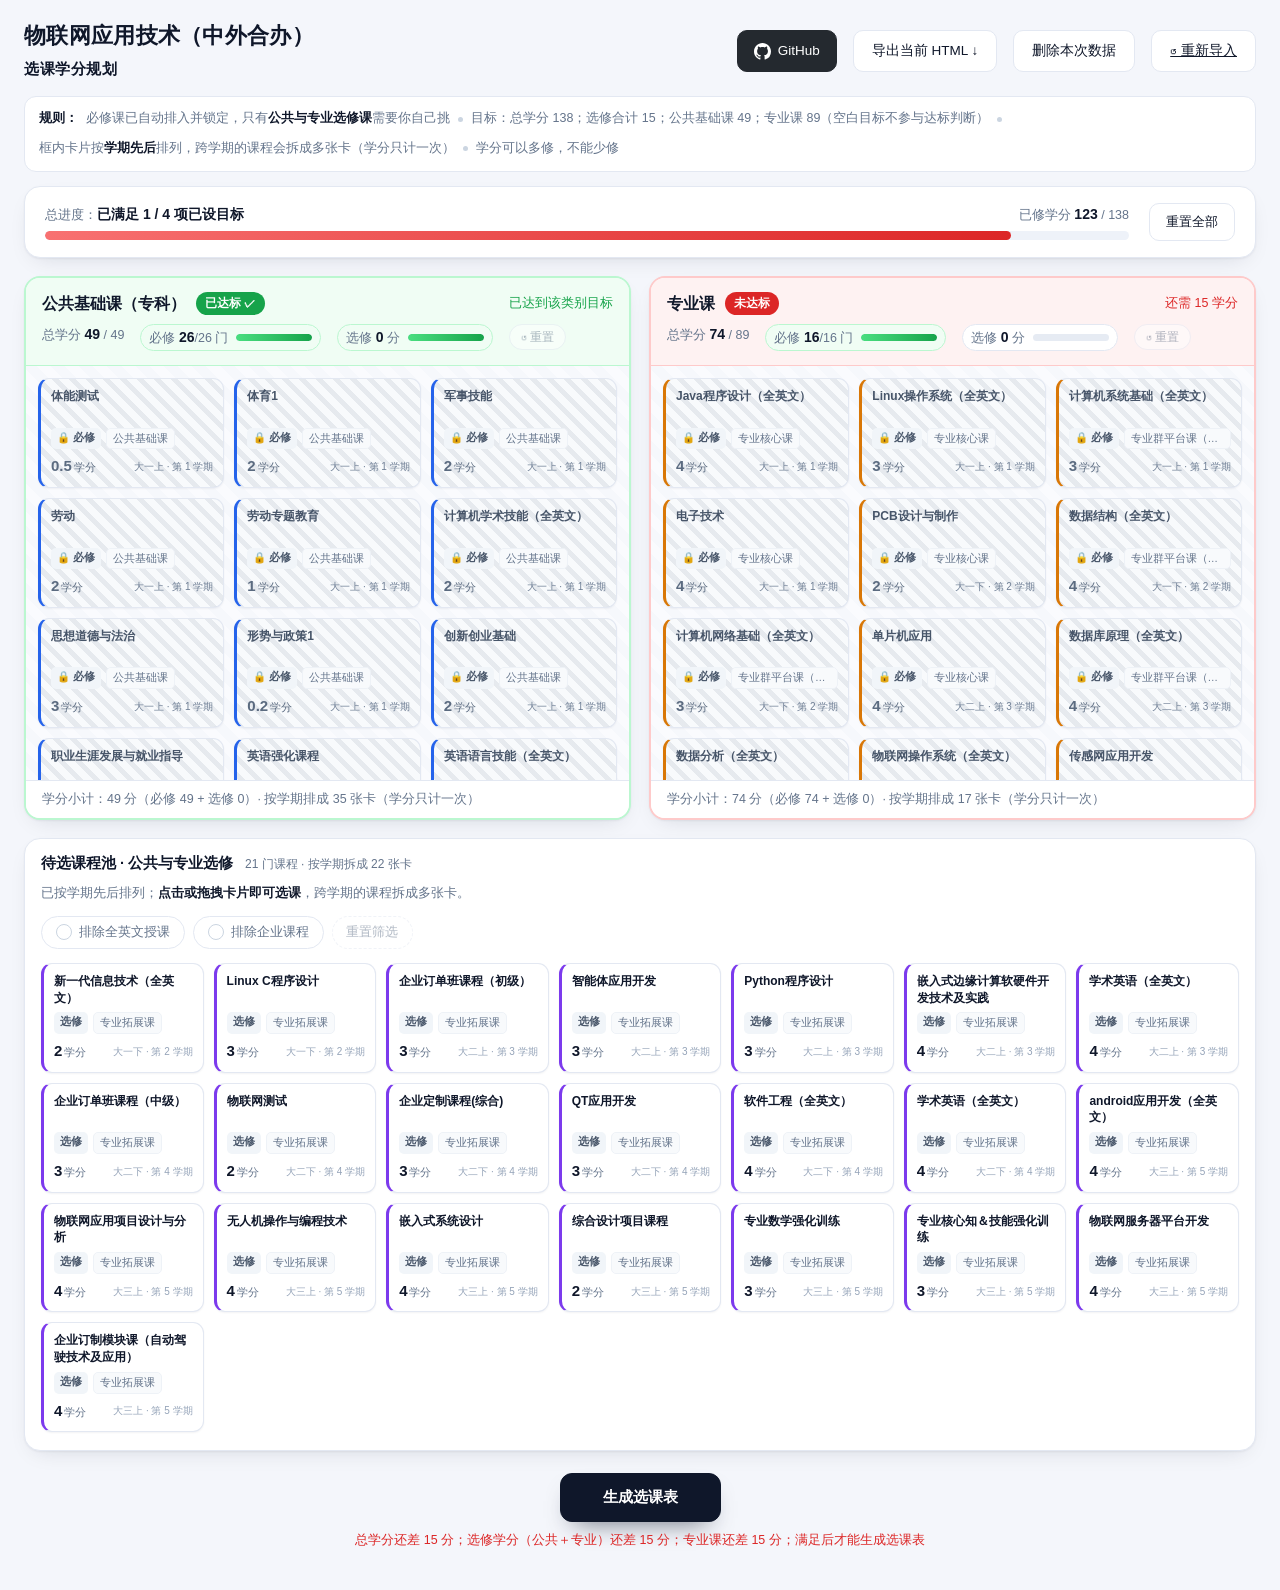
<file: index.html>
<!DOCTYPE html>
<html lang="zh-CN">
<head>
<meta charset="UTF-8">
<meta name="viewport" content="width=device-width, initial-scale=1">
<title>物联网应用技术（中外合办）· 选课学分规划</title>
<style>
  :root{
    --bg:#f4f6fb;
    --panel:#ffffff;
    --line:#e3e8f2;
    --text:#0f172a;
    --muted:#64748b;
    --faint:#94a3b8;
    --bad:#dc2626;
    --bad-soft:#fef2f2;
    --bad-line:#fecaca;
    --ok:#16a34a;
    --ok-soft:#f0fdf4;
    --ok-line:#bbf7d0;
    --public:#2563eb;
    --public-soft:#eff6ff;
    --pub-elec:#0d9488;
    --pub-elec-soft:#f0fdfa;
    --req:#d97706;
    --req-soft:#fffbeb;
    --elec:#7c3aed;
    --elec-soft:#f5f3ff;
    --shadow:0 1px 2px rgba(15,23,42,.05), 0 8px 24px -12px rgba(15,23,42,.18);
  }
  *{box-sizing:border-box;}
  html,body{margin:0;padding:0;}
  body{
    background:var(--bg);
    color:var(--text);
    font-family:-apple-system,BlinkMacSystemFont,"PingFang SC","Hiragino Sans GB","Microsoft YaHei","Segoe UI",sans-serif;
    font-size:14px;
    line-height:1.5;
    padding:22px 24px 40px;
    -webkit-font-smoothing:antialiased;
  }
  .wrap{max-width:1400px;margin:0 auto;}

  /* ---------- 顶部专业标题 ---------- */
  .page-head{
    display:flex;align-items:center;gap:16px;flex-wrap:wrap;margin-bottom:16px;
  }
  .page-head-text{flex:1 1 320px;min-width:0;}
  .page-title{margin:0;font-size:22px;font-weight:700;letter-spacing:.3px;line-height:1.3;}
  .page-sub{margin:7px 0 0;font-size:15px;font-weight:700;color:var(--text);letter-spacing:.5px;}
  .detail-btn{
    flex:0 0 auto;
    border:1px solid var(--line);background:#fff;color:var(--text);
    font-family:inherit;font-size:13.5px;font-weight:500;line-height:1.45;
    padding:10px 18px;border-radius:10px;cursor:pointer;transition:.16s;
    display:inline-flex;align-items:center;gap:6px;white-space:nowrap;
    -webkit-tap-highlight-color:transparent;
  }
  .detail-btn:hover{background:#f8fafc;border-color:#cbd5e1;}
  .detail-btn:active{transform:scale(.97);}
  /* GitHub 按钮：以 GitHub logo 为主视觉，深色实心（GitHub 官方色 #24292f） */
  .gh-btn{
    flex:0 0 auto;text-decoration:none;
    display:inline-flex;align-items:center;gap:7px;
    background:#24292f;border:1px solid #24292f;color:#fff;
    font-size:13.5px;font-weight:500;line-height:1.45;     /* 与「重新导入」按钮统一行高，保证两按钮等高 */
    padding:10px 16px;border-radius:10px;cursor:pointer;transition:.16s;white-space:nowrap;
    -webkit-tap-highlight-color:transparent;
  }
  .gh-btn:hover{background:#3a424b;border-color:#3a424b;}
  .gh-btn:active{transform:scale(.97);}
  .gh-btn .gh-logo{display:block;flex:0 0 auto;}

  /* ---------- 顶部 ---------- */
  .topbar{
    background:var(--panel);border:1px solid var(--line);border-radius:16px;
    padding:16px 20px;box-shadow:var(--shadow);
    display:flex;align-items:center;gap:20px;flex-wrap:wrap;
  }
  .progress-area{flex:1;min-width:280px;}
  .progress-head{display:flex;justify-content:space-between;align-items:baseline;font-size:12.5px;color:var(--muted);margin-bottom:6px;}
  .progress-head b{font-size:14px;color:var(--text);}
  .bar{height:9px;border-radius:99px;background:#eef2f9;overflow:hidden;}
  /* 总进度条：学分不够 = 红，学分够了 = 绿 */
  .bar > i{display:block;height:100%;width:0;border-radius:99px;background:linear-gradient(90deg,#f87171,#dc2626);transition:width .35s ease, background .3s;}
  .bar.allok > i{background:linear-gradient(90deg,#4ade80,#16a34a);}
  .reset{
    border:1px solid var(--line);background:#fff;color:var(--text);
    padding:9px 16px;border-radius:10px;font-size:13px;cursor:pointer;font-family:inherit;
    transition:.18s;white-space:nowrap;
  }
  .reset:hover{background:#f8fafc;border-color:#cbd5e1;}
  .reset:active{transform:scale(.97);}

  .rules{
    margin:0 0 14px;color:var(--muted);font-size:12.5px;line-height:1.75;
    display:flex;gap:8px;align-items:center;flex-wrap:wrap;
    padding:11px 14px;background:#fff;border:1px solid var(--line);border-radius:12px;
  }
  .rules > span:first-child{color:var(--text);font-weight:600;}
  .rules b{color:var(--text);}
  .rules .dot{width:5px;height:5px;border-radius:99px;background:#cbd5e1;}

  /* ---------- 类别框 ---------- */
  .zones{display:grid;grid-template-columns:1fr 1fr;gap:18px;margin-top:18px;}
  @media (max-width:980px){.zones{grid-template-columns:1fr;}}

  .zone{
    background:var(--panel);border:2px solid var(--bad-line);border-radius:16px;
    display:flex;flex-direction:column;overflow:hidden;
    transition:border-color .25s, box-shadow .25s;
    box-shadow:var(--shadow);
  }
  .zone.ok{border-color:var(--ok-line);}
  .zone.over{border-color:#93c5fd;box-shadow:0 0 0 4px #dbeafe;}
  .zone.deny{animation:shake .38s;}
  @keyframes shake{
    0%,100%{transform:translateX(0);}
    20%{transform:translateX(-6px);}
    45%{transform:translateX(5px);}
    70%{transform:translateX(-3px);}
  }
  .zone-head{padding:14px 16px;background:var(--bad-soft);border-bottom:1px solid var(--bad-line);transition:.25s;}
  .zone.ok .zone-head{background:var(--ok-soft);border-bottom-color:var(--ok-line);}
  .zh-row1{display:flex;align-items:center;gap:10px;flex-wrap:wrap;}
  .zh-title{font-size:15.5px;font-weight:600;display:flex;align-items:baseline;gap:6px;}
  .zh-title small{font-weight:400;color:var(--muted);font-size:12.5px;}
  .badge{
    font-size:11.5px;padding:3px 9px;border-radius:99px;font-weight:600;
    background:var(--bad);color:#fff;white-space:nowrap;
  }
  .zone.ok .badge{background:var(--ok);}
  .zh-msg{margin-left:auto;font-size:12.5px;color:var(--bad);font-weight:500;text-align:right;}
  .zone.ok .zh-msg{color:var(--ok);}
  .zh-stats{display:flex;gap:16px;flex-wrap:wrap;margin-top:9px;font-size:12.5px;color:var(--muted);}
  .zh-stats b{color:var(--text);font-size:14px;}
  .mini{display:flex;align-items:center;gap:8px;padding:2px 8px;border-radius:99px;background:#fff;border:1px solid var(--line);}
  .mini .bar{width:76px;height:7px;background:#e6ebf3;}
  /* 小进度条跟总进度条用同一套语言：没达标＝红，达标＝绿 */
  .mini .bar > i{background:linear-gradient(90deg,#f87171,#dc2626);}
  .mini.done{border-color:var(--ok-line);background:var(--ok-soft);}
  .mini.done .bar > i{background:linear-gradient(90deg,#4ade80,#16a34a);}
  /* 选修进度条后面的「重置」按钮（清空已选选修课） */
  .mini-btn{
    display:inline-flex;align-items:center;gap:4px;
    border:1px solid var(--line);background:#fff;color:var(--muted);
    font-family:inherit;font-size:12px;line-height:1;
    padding:0 11px;height:26px;border-radius:99px;white-space:nowrap;
    cursor:pointer;transition:.15s;-webkit-tap-highlight-color:transparent;
  }
  .mini-btn:hover{border-color:#cbd5e1;color:var(--text);background:#f8fafc;}
  .mini-btn:active{transform:scale(.95);}
  .mini-btn.empty{opacity:.5;}

  .zone-body{
    padding:12px;min-height:190px;max-height:46vh;overflow-y:auto;
    background:
      repeating-linear-gradient(45deg,#fafbfe 0 10px,#f6f8fc 10px 20px);
    display:grid;grid-template-columns:repeat(auto-fill,minmax(160px,1fr));
    /* 关键：显式声明行为 max-content。否则本容器是"有确定高度的滚动容器"时，
       Blink 会按 min-content 算行高（=卡片 min-height 96px），
       内容更高的卡片就会把底部学分挤出卡片外。 */
    grid-auto-rows:max-content;
    gap:10px;align-content:start;flex:1;
  }
  .zone-body::-webkit-scrollbar{width:8px;}
  .zone-body::-webkit-scrollbar-thumb{background:#d8dfec;border-radius:99px;}
  .zone-body.empty{display:flex;align-items:center;justify-content:center;}
  .zone-body.empty::after{
    content:attr(data-ph);color:var(--faint);font-size:13px;
    border:1.5px dashed #cbd5e1;border-radius:12px;padding:26px 34px;text-align:center;
  }
  .zone-foot{padding:9px 16px;border-top:1px solid var(--line);font-size:12.5px;color:var(--muted);background:#fff;}

  /* ---------- 卡片 ---------- */
  /* 关键：卡片内所有文本一律单行截断，卡片高度因此完全确定，不会出现"内容把学分挤出卡片" */
  .card{
    background:#fff;border:1px solid var(--line);border-left:3px solid var(--public);
    border-radius:11px;padding:9px 10px;cursor:grab;user-select:none;
    box-shadow:0 1px 2px rgba(15,23,42,.05);
    transition:transform .15s, box-shadow .15s, border-color .15s;
    display:flex;flex-direction:column;gap:6px;min-height:96px;min-width:0;
  }
  .card:hover{transform:translateY(-2px);box-shadow:0 6px 16px -8px rgba(15,23,42,.35);}
  .card:active{cursor:grabbing;}
  .card.dragging{opacity:.4;transform:scale(.96);}
  .card.c-major-req{border-left-color:var(--req);}
  .card.c-major-elec{border-left-color:var(--elec);}
  /* 公共基础课选修：和公共必修（蓝）区分开的青绿色 */
  .card.c-public-elec{border-left-color:var(--pub-elec);}
  /* 必修课：开局已自动排入，固定不可拖动 */
  .card.locked{position:relative;cursor:default;background:#f8fafc;}
  .card.locked::after{
    content:'';position:absolute;inset:0;border-radius:9px;pointer-events:none;
    background:repeating-linear-gradient(45deg,
      rgba(100,116,139,.12) 0px, rgba(100,116,139,.12) 5px,
      rgba(100,116,139,0)   5px, rgba(100,116,139,0)   12px);
  }
  .card.locked > *{position:relative;z-index:1;}
  .card.locked:hover{transform:none;box-shadow:0 1px 2px rgba(15,23,42,.05);}
  .card.locked:active{cursor:default;}
  .card.locked .c-name{color:#475569;}
  .card.locked .c-credit,.card.locked .c-credit b{color:#5b6b80;}
  .c-lock{font-size:10px;color:#6f7f95;white-space:nowrap;}
  /* 课程名：字号调小 + 固定两行高度。
     固定高度让卡片的字高贡献确定，网格行高不会再被算小 → 学分永远不会被挤出卡片。
     （此前用 -webkit-line-clamp 时它的内在高度贡献不可靠，是名字消失/内容溢出的根源。） */
  .c-name{font-size:12px;font-weight:600;line-height:1.4;
    flex:0 0 auto;min-width:0;height:2.8em;overflow:hidden;
    word-break:break-word;overflow-wrap:anywhere;}
  /* 标签行：永不换行，属性标签按需省略 */
  .c-meta{display:flex;gap:5px;flex-wrap:nowrap;flex:0 0 auto;min-width:0;overflow:hidden;}
  .tag{font-size:10.5px;padding:2px 6px;border-radius:5px;white-space:nowrap;line-height:1.5;}
  .t-type{background:#f1f5f9;color:#475569;font-weight:600;flex:0 0 auto;}
  .t-attr{background:#f8fafc;color:var(--muted);border:1px solid #eef2f7;
    flex:0 1 auto;min-width:0;overflow:hidden;text-overflow:ellipsis;}
  .c-foot{margin-top:auto;display:flex;align-items:center;justify-content:space-between;
    gap:5px;flex:0 0 auto;min-width:0;}
  .c-credit{font-size:11px;color:var(--muted);flex:0 0 auto;white-space:nowrap;}
  .c-credit b{font-size:15px;color:var(--text);margin-right:2px;}
  /* 学期标签形如「大三上 · 第 5 学期」，字数固定，字号略小以留出安全余量（跨平台字体差异也不会断尾） */
  .c-term,.c-lock{min-width:0;overflow:hidden;text-overflow:ellipsis;white-space:nowrap;text-align:right;}
  .c-term{font-size:10px;color:var(--faint);}
  .c-cat{font-size:10px;color:#cbd5e1;}

  /* ---------- 课程池 ---------- */
  .pool{
    margin-top:18px;background:var(--panel);border:1px solid var(--line);
    border-radius:16px;padding:14px 16px 18px;box-shadow:var(--shadow);
  }
  .pool-head{display:flex;align-items:center;gap:12px;flex-wrap:wrap;margin-bottom:8px;}
  .pool-head h2{font-size:14.5px;margin:0;font-weight:600;}
  .pool-head .count{font-size:12px;color:var(--muted);}
  .pool-desc{margin:0 0 12px;font-size:12.5px;color:var(--muted);line-height:1.7;}
  .pool-desc b{color:var(--text);}
  .pool-tools{display:flex;gap:8px;flex-wrap:wrap;margin-bottom:14px;}
  /* 筛选器开关（去掉斜杠式开关，用圆点 + aria-pressed 表示状态） */
  .opt-chip{
    display:inline-flex;align-items:center;gap:7px;
    border:1px solid var(--line);background:#fff;color:var(--muted);
    font-family:inherit;font-size:12.5px;padding:7px 14px;border-radius:99px;
    cursor:pointer;transition:.16s;-webkit-tap-highlight-color:transparent;
  }
  .opt-chip::before{
    content:'';width:14px;height:14px;border-radius:50%;
    border:1.5px solid #cbd5e1;flex:0 0 auto;transition:.16s;
  }
  .opt-chip:hover{border-color:#cbd5e1;color:var(--text);}
  .opt-chip:active{transform:scale(.97);}
  .opt-chip[aria-pressed="true"]{background:#0f172a;border-color:#0f172a;color:#fff;}
  .opt-chip[aria-pressed="true"]::before{
    border-color:#fff;background:#fff;box-shadow:inset 0 0 0 3px #0f172a;
  }
  /* 「重置筛选」：动作按钮而非开关，无圆点，样式更轻 */
  .opt-chip.plain{padding-left:13px;color:#64748b;border-style:dashed;}
  .opt-chip.plain::before{display:none;}
  .opt-chip.plain:hover{background:#f8fafc;border-style:solid;border-color:#cbd5e1;color:var(--text);}
  /* 没有任何筛选器开启时置灰（点了会提示无需重置） */
  .opt-chip.plain.empty{opacity:.5;}
  .opt-chip.plain.empty:hover{background:#fff;border-style:dashed;border-color:var(--line);color:#64748b;}
  .pool-body{
    display:grid;grid-template-columns:repeat(auto-fill,minmax(160px,1fr));
    grid-auto-rows:max-content;   /* 同上：行高按内容算，避免卡片内容溢出卡片 */
    gap:10px;align-content:start;min-height:120px;
  }
  .pool-body.over{outline:2px dashed #93c5fd;outline-offset:6px;border-radius:12px;}
  .pool-empty{grid-column:1/-1;color:var(--faint);font-size:13px;text-align:center;padding:30px 0;}

  /* ---------- 提示 ---------- */
  #toast{
    position:fixed;left:50%;bottom:28px;transform:translate(-50%,26px);
    background:#0f172a;color:#fff;font-size:13px;padding:11px 20px;border-radius:11px;
    opacity:0;pointer-events:none;transition:.28s;z-index:99;box-shadow:0 12px 30px -10px rgba(0,0,0,.5);max-width:80vw;
  }
  #toast.show{opacity:1;transform:translate(-50%,0);}
  .done-banner{
    display:none;margin-top:14px;padding:12px 18px;border-radius:12px;
    background:var(--ok-soft);border:1px solid var(--ok-line);color:#15803d;
    font-size:13.5px;font-weight:600;align-items:center;gap:9px;
  }
  .done-banner.show{display:flex;}

  /* ---------- 返回顶部（右下角，距底部 = 视口高度的 1/5） ---------- */
  .to-top{
    position:fixed;right:20px;z-index:120;
    bottom:20vh;                    /* 五分之一处（旧浏览器兜底） */
    bottom:max(24px, 20vh);         /* 视口很矮时至少留 24px，避免贴底 */
    width:46px;height:46px;border-radius:50%;
    border:1px solid #0f172a;background:#0f172a;color:#fff;
    font-family:inherit;font-size:19px;line-height:1;cursor:pointer;
    display:flex;align-items:center;justify-content:center;
    box-shadow:0 10px 24px -8px rgba(15,23,42,.5);
    opacity:0;visibility:hidden;pointer-events:none;transform:translateY(12px);
    transition:opacity .22s, transform .22s, visibility 0s .22s, background .15s, border-color .15s;
    -webkit-tap-highlight-color:transparent;
  }
  .to-top.show{
    opacity:1;visibility:visible;pointer-events:auto;transform:none;
    transition:opacity .22s, transform .22s, visibility 0s 0s, background .15s, border-color .15s;
  }
  .to-top:hover{background:#1e293b;border-color:#1e293b;}
  .to-top:active{transform:scale(.93);}

  /* ---------- 达标提示框 ---------- */
  .modal-mask{
    position:fixed;inset:0;z-index:200;padding:20px;
    background:rgba(15,23,42,.42);
    display:flex;align-items:center;justify-content:center;
    opacity:0;transition:opacity .22s;
  }
  .modal-mask[hidden]{display:none;}
  .modal-mask.show{opacity:1;}
  .modal{
    width:100%;max-width:400px;background:#fff;border-radius:16px;
    padding:24px 20px 18px;text-align:center;
    box-shadow:0 24px 64px -20px rgba(15,23,42,.55);
    transform:translateY(14px) scale(.97);transition:transform .22s;
  }
  .modal-mask.show .modal{transform:none;}
  .modal-icon{font-size:32px;line-height:1;}
  .modal-title{margin:12px 0 0;font-size:16.5px;font-weight:600;letter-spacing:.2px;}
  .modal-text{margin:10px 0 0;font-size:13.5px;color:var(--muted);line-height:1.7;}
  .modal-text b{color:var(--text);}
  .modal-actions{display:flex;gap:10px;margin-top:20px;}
  .modal-btn{
    flex:1 1 0;min-width:0;padding:12px 14px;border-radius:11px;
    border:1px solid var(--line);background:#fff;color:var(--text);
    font-family:inherit;font-size:14px;cursor:pointer;transition:.15s;
    -webkit-tap-highlight-color:transparent;
  }
  .modal-btn:hover{background:#f8fafc;}
  .modal-btn:active{transform:scale(.98);}
  .modal-btn.primary{background:#0f172a;border-color:#0f172a;color:#fff;font-weight:500;}
  .modal-btn.primary:hover{background:#1e293b;border-color:#1e293b;}

  /* ---------- 页面最底部：生成选课表 ---------- */
  .bottom-actions{
    margin-top:22px;display:flex;flex-direction:column;align-items:center;gap:9px;
  }
  .gen-btn{
    font-family:inherit;font-size:15px;font-weight:600;color:#fff;
    background:#0f172a;border:1px solid #0f172a;border-radius:12px;
    padding:14px 42px;cursor:pointer;transition:.16s;
    box-shadow:0 12px 26px -14px rgba(15,23,42,.75);
    display:inline-flex;align-items:center;justify-content:center;gap:8px;
    -webkit-tap-highlight-color:transparent;
  }
  .gen-btn:hover{background:#1e293b;border-color:#1e293b;}
  .gen-btn:active{transform:scale(.98);}
  .bottom-hint{margin:0;font-size:12.5px;color:var(--bad);text-align:center;}
  .bottom-hint.ok{color:var(--ok);}

  /* ---------- 选课表（覆盖网页的白色图层） ---------- */
  .schedule{
    position:fixed;inset:0;z-index:300;background:#fff;
    display:flex;flex-direction:column;
    opacity:0;transform:translateY(10px);
    transition:opacity .24s, transform .24s;
  }
  .schedule[hidden]{display:none;}
  .schedule.show{opacity:1;transform:none;}
  .schedule-head{
    flex:0 0 auto;display:flex;align-items:center;gap:12px;flex-wrap:wrap;
    padding:12px 18px;background:#fff;border-bottom:1px solid var(--line);
  }
  .back-btn{
    border:1px solid var(--line);background:#fff;color:var(--text);
    font-family:inherit;font-size:13.5px;padding:8px 14px;border-radius:10px;cursor:pointer;
    display:inline-flex;align-items:center;gap:5px;transition:.15s;white-space:nowrap;
    -webkit-tap-highlight-color:transparent;
  }
  .back-btn:hover{background:#f8fafc;border-color:#cbd5e1;}
  .back-btn:active{transform:scale(.97);}
  .schedule-titles{flex:1 1 auto;min-width:0;}
  .schedule-title{margin:0;font-size:16px;font-weight:600;}
  .schedule-sub{margin:2px 0 0;font-size:12px;color:var(--muted);}
  .schedule-legend{display:flex;gap:14px;flex-wrap:wrap;font-size:12px;color:var(--muted);}
  .schedule-legend .lg{display:inline-flex;align-items:center;gap:5px;}
  .schedule-legend .lg::before{content:'';width:9px;height:9px;border-radius:3px;display:block;}
  .lg-pub::before{background:#2563eb;}
  .lg-pub-elec::before{background:#0d9488;}
  .lg-req::before{background:#d97706;}
  .lg-elec::before{background:#7c3aed;}

  /* 导出 PDF（右上角，绿色） */
  .pdf-btn{
    border:1px solid #16a34a;background:#16a34a;color:#fff;
    font-family:inherit;font-size:13.5px;font-weight:600;padding:8px 16px;border-radius:10px;
    cursor:pointer;display:inline-flex;align-items:center;gap:6px;white-space:nowrap;
    transition:.15s;-webkit-tap-highlight-color:transparent;
    box-shadow:0 6px 14px -8px rgba(22,163,74,.9);
  }
  .pdf-btn:hover{background:#15803d;border-color:#15803d;}
  .pdf-btn:active{transform:scale(.97);}

  .schedule-body{flex:1 1 auto;overflow:auto;-webkit-overflow-scrolling:touch;padding-bottom:24px;}
  .schedule-table{width:100%;table-layout:fixed;border-collapse:separate;border-spacing:0;}
  .schedule-table thead th{
    position:sticky;top:0;z-index:2;background:#f8fafc;
    font-size:12.5px;font-weight:600;padding:10px 8px;text-align:left;
    border-bottom:1px solid var(--line);border-right:1px solid var(--line);
  }
  .schedule-table th.corner{width:58px;color:var(--muted);font-weight:500;}
  .schedule-table th.rowhead{
    width:58px;background:#f8fafc;font-size:13px;font-weight:600;
    text-align:center;vertical-align:middle;padding:10px 4px;
    border-right:1px solid var(--line);border-bottom:1px solid var(--line);
  }
  .schedule-table td{
    vertical-align:top;padding:0;
    border-right:1px solid var(--line);border-bottom:1px solid var(--line);
  }
  .cell-head{font-size:11.5px;color:var(--faint);padding:6px 9px;border-bottom:1px dashed #eef2f7;}
  .cell-list{display:flex;flex-direction:column;gap:4px;padding:8px 9px;}
  .s-chip{
    font-size:12px;line-height:1.35;padding:4px 7px;border-radius:6px;
    background:#f8fafc;color:var(--text);
    border-left:3px solid var(--public);word-break:break-word;
  }
  .s-chip.s-req{border-left-color:var(--req);}
  .s-chip.s-elec{border-left-color:var(--elec);background:#fcfaff;}
  .s-chip.s-public-elec{border-left-color:var(--pub-elec);background:var(--pub-elec-soft);}
  .cell-empty{font-size:12px;color:#cbd5e1;}

  /* 打印 / 导出 PDF 的样式不写在这里：需要在「选课表打开时」才生效，
     而 @page{size:landscape} 无法用选择器限定范围。改由 JS 动态注入一份
     <style media="print">（见 SCHEDULE_PRINT_CSS / enablePrintScope），
     这样平时直接 ⌘P 打印主页面完全不受影响。 */

  /* ---------- 手机端适配 ---------- */
  @media (max-width:640px){
    body{padding:14px 12px 32px;}
    /* 顶部专业标题：标题独占一行，详情按钮整行通栏便于点按 */
    .page-head{gap:12px;margin-bottom:14px;}
    .page-head-text{flex:1 1 100%;}
    .page-title{font-size:19px;}
    .page-sub{font-size:14px;}
    .detail-btn{width:100%;justify-content:center;padding:12px 16px;font-size:14px;}
    /* GitHub 按钮和「重新导入」都整行通栏 */
    .gh-btn{width:100%;justify-content:center;padding:12px 16px;font-size:14px;}
    .topbar{padding:14px;gap:12px;border-radius:14px;}
    .progress-area{min-width:100%;}
    .topbar .reset{width:100%;padding:12px;font-size:14px;border-radius:11px;}
    .rules{font-size:12px;gap:6px;padding:10px 12px;margin-bottom:12px;}

    .zones{gap:14px;margin-top:14px;}
    .zone-head{padding:12px;}
    .zh-row1{gap:8px;}
    .zh-title{font-size:15px;}
    .zh-msg{margin-left:0;width:100%;text-align:left;}
    .zh-stats{gap:8px 10px;font-size:12px;}
    .zh-stats b{font-size:13.5px;}
    .mini{padding:3px 9px;gap:7px;}
    .mini .bar{width:52px;}
    /* 手机上放大点按区域，方便手指操作 */
    .mini-btn{height:36px;padding:0 16px;font-size:13px;}
    .zone-body{padding:10px;min-height:150px;gap:8px;
      grid-template-columns:repeat(auto-fill,minmax(146px,1fr));}
    .zone-foot{font-size:12px;padding:9px 12px;}

    .pool{padding:12px 12px 16px;border-radius:14px;}
    .pool-head{gap:8px;}
    .pool-head h2{font-size:14px;}
    .pool-desc{font-size:12px;}
    .pool-tools{margin-bottom:12px;}
    .opt-chip{padding:10px 16px;font-size:13px;}   /* 手机上加大点按区域 */
    .pool-body{gap:8px;grid-template-columns:repeat(auto-fill,minmax(146px,1fr));}

    /* 底部生成按钮：手机上整行通栏，点按更方便 */
    .bottom-actions{margin-top:16px;gap:8px;}
    .gen-btn{width:100%;padding:15px 16px;font-size:15.5px;}
    .bottom-hint{font-size:11.5px;line-height:1.6;}

    #toast{left:12px;right:12px;bottom:82px;max-width:none;transform:translateY(26px);}
    #toast.show{transform:translateY(0);}

    /* 返回顶部：手机上加大点按面积，位置同样保持在视口高度的 1/5 处 */
    .to-top{right:14px;bottom:20vh;bottom:max(18px, 20vh);width:50px;height:50px;font-size:21px;}

    .modal-mask{padding:16px;align-items:center;}
    .modal{padding:22px 16px 16px;border-radius:15px;}
    .modal-title{font-size:16px;}
    .modal-text{font-size:13px;}
    .modal-btn{padding:13px 12px;font-size:14.5px;}

    /* 选课表：手机上压缩首列与标签字号，保证两列学期仍可读 */
    .schedule-head{padding:10px 12px;gap:8px;}
    .back-btn{padding:10px 14px;font-size:14px;}
    .schedule-title{font-size:15px;}
    .schedule-sub{font-size:11.5px;}
    .schedule-legend{width:100%;font-size:11.5px;gap:12px;}
    /* 绿色导出按钮：手机上整行通栏，方便手指点按 */
    .pdf-btn{width:100%;justify-content:center;padding:12px;font-size:14.5px;}
    .schedule-table th.corner,.schedule-table th.rowhead{width:44px;font-size:12px;}
    .schedule-table thead th{font-size:12px;padding:9px 6px;}
    .cell-head{font-size:11px;padding:5px 6px;}
    .cell-list{padding:6px;gap:3px;}
    .s-chip{font-size:11.5px;padding:4px 6px;}
  }
</style>
</head>
<body>
<div class="wrap">

  <!-- 网页顶部：专业标题 + 操作按钮 -->
  <header class="page-head">
    <div class="page-head-text">
      <h1 class="page-title" id="page-title">物联网应用技术（中外合办）</h1>
      <p class="page-sub">选课学分规划</p>
    </div>
    <a class="gh-btn" id="btn-github" href="https://github.com/AkariYueChan/EnoughPoints"
       target="_blank" rel="noopener noreferrer"
       title="在 GitHub 上查看这个项目（新标签页打开）">
      <svg class="gh-logo" viewBox="0 0 16 16" width="17" height="17" aria-hidden="true" focusable="false">
        <path fill="currentColor" d="M8 0C3.58 0 0 3.58 0 8c0 3.54 2.29 6.53 5.47 7.59.4.07.55-.17.55-.38 0-.19-.01-.82-.01-1.49-2.01.37-2.53-.49-2.69-.94-.09-.23-.48-.94-.82-1.13-.28-.15-.68-.52-.01-.53.63-.01 1.08.58 1.23.82.72 1.21 1.87.87 2.33.66.07-.52.28-.87.51-1.07-1.78-.2-3.64-.89-3.64-3.95 0-.87.31-1.59.82-2.15-.08-.2-.36-1.02.08-2.12 0 0 .67-.21 2.2.82.64-.18 1.32-.27 2-.27s1.36.09 2 .27c1.53-1.04 2.2-.82 2.2-.82.44 1.1.16 1.92.08 2.12.51.56.82 1.27.82 2.15 0 3.07-1.87 3.75-3.65 3.95.29.25.54.73.54 1.48 0 1.07-.01 1.93-.01 2.2 0 .21.15.46.55.38A8.01 8.01 0 0 0 16 8c0-4.42-3.58-8-8-8z"/>
      </svg>
      <span>GitHub</span>
    </a>
    <button class="detail-btn" id="btn-export-html" type="button" title="保存课程、当前选课和筛选状态，离线打开后可继续规划">导出当前 HTML ↓</button>
    <button class="detail-btn" id="btn-delete-data" type="button">删除本次数据</button>
    <a class="detail-btn" id="btn-reimport" href="/"
       title="回到导入页面，重新导入一份培养方案">↺ 重新导入</a>
  </header>

  <div class="rules">
    <span>规则：</span>
    <span>必修课已自动排入并锁定，只有<b id="rule-pick-label">专业课选修</b>需要你自己挑</span>
    <span class="dot"></span>
    <span id="rule-targets"></span>
    <span class="dot"></span>
    <span>框内卡片按<b>学期先后</b>排列，跨学期的课程会拆成多张卡（学分只计一次）</span>
    <span class="dot"></span>
    <span>学分可以多修，不能少修</span>
  </div>

  <div class="topbar">
    <div class="progress-area">
      <div class="progress-head">
        <span>总进度：<b id="p-cat">已完成 0 / 2 个类别</b></span>
        <span>已修学分 <b id="p-credit">0</b> / <span id="goal-total">138</span></span>
      </div>
      <div class="bar" id="p-bar"><i style="width:0%"></i></div>
    </div>
    <button class="reset" id="btn-reset">重置全部</button>
  </div>

  <div class="done-banner" id="done-banner">已达到全部已设置的学分目标（仅供规划参考）</div>

  <!-- 两个类别框 -->
  <div class="zones">
    <section class="zone" id="zone-public" data-cat="public">
      <div class="zone-head">
        <div class="zh-row1">
          <div class="zh-title" id="title-public">公共基础课（专科）</div>
          <span class="badge" id="badge-public">未达标</span>
          <span class="zh-msg" id="msg-public"></span>
        </div>
        <div class="zh-stats">
          <span>总学分 <b id="cred-public">0</b> / <span id="goal-public">49</span></span>
          <span class="mini" id="mini-public-req">
            <span>必修 <b id="cnt-public">0</b>/<span id="goal-public-count">26</span> 门</span>
            <span class="bar"><i id="bar-public-req" style="width:0%"></i></span>
          </span>
          <span class="mini" id="mini-public-elec">
            <span>选修 <b id="cnt-public-elec">0</b> 分</span>
            <span class="bar"><i id="bar-public-elec" style="width:0%"></i></span>
          </span>
          <button class="mini-btn" id="btn-reset-public-elec" type="button"
                  title="只清空公共基础课的选修课，全部退回待选课程池；不影响专业课">↺ 重置</button>
        </div>
      </div>
      <div class="zone-body empty" id="body-public" data-ph="公共基础课的必修课会自动排入这里"></div>
      <div class="zone-foot" id="foot-public">学分小计：0 分（还差 49 分）</div>
    </section>

    <section class="zone" id="zone-major" data-cat="major">
      <div class="zone-head">
        <div class="zh-row1">
          <div class="zh-title" id="title-major">专业课</div>
          <span class="badge" id="badge-major">未达标</span>
          <span class="zh-msg" id="msg-major"></span>
        </div>
        <div class="zh-stats">
          <span>总学分 <b id="cred-major">0</b> / <span id="goal-major">89</span></span>
          <span class="mini" id="mini-req">
            <span>必修 <b id="cnt-req">0</b>/<span id="goal-req-count">16</span> 门</span>
            <span class="bar"><i id="bar-req" style="width:0%"></i></span>
          </span>
          <span class="mini" id="mini-elec">
            <span>选修 <b id="cnt-elec">0</b> 分</span>
            <span class="bar"><i id="bar-elec" style="width:0%"></i></span>
          </span>
          <button class="mini-btn" id="btn-reset-elec" type="button"
                  title="只清空专业课的选修课，全部退回待选课程池；不影响公共基础课">↺ 重置</button>
        </div>
      </div>
      <div class="zone-body empty" id="body-major" data-ph="把「专业课选修」的卡片拖到这里"></div>
      <div class="zone-foot" id="foot-major">学分小计：0 分（还差 89 分）</div>
    </section>
  </div>

  <!-- 课程池 -->
  <section class="pool">
    <div class="pool-head">
      <h2>待选课程池 · <span id="title-pool">专业课选修</span></h2>
      <span class="count" id="pool-count">0 门课程</span>
    </div>
    <p class="pool-desc">已按学期先后排列；<b>点击或拖拽卡片即可选课</b>，跨学期的课程拆成多张卡。</p>
    <div class="pool-tools">
      <button class="opt-chip" id="btn-exclude-en" type="button" aria-pressed="false"
              title="开启后不显示名称含「全英文」的选修课，已选中的会一并退课（必修课不受影响）">排除全英文授课</button>
      <button class="opt-chip" id="btn-exclude-com" type="button" aria-pressed="false"
              title="开启后不显示名称含「企业」的选修课，已选中的会一并退课（必修课不受影响）">排除企业课程</button>
      <button class="opt-chip plain" id="btn-filter-reset" type="button"
              title="把上面两个筛选器都恢复为关闭状态">重置筛选</button>
    </div>
    <div class="pool-body" id="pool-body"></div>
  </section>

  <!-- 页面最底部：生成选课表 -->
  <div class="bottom-actions">
    <button class="gen-btn" id="btn-gen-bottom" type="button">生成选课表</button>
    <p class="bottom-hint" id="bottom-hint"></p>
  </div>
</div>

<div id="toast"></div>

<!-- 返回顶部 -->
<button class="to-top" id="btn-top" type="button" aria-label="返回网页顶部" title="返回顶部">↑</button>

<!-- 选修学分达标提示框 -->
<div class="modal-mask" id="modal-elec" role="dialog" aria-modal="true" aria-labelledby="modal-title" hidden>
  <div class="modal">
    <div class="modal-icon" aria-hidden="true">🎉</div>
    <h3 class="modal-title" id="modal-title">您已选择足够的选修学分</h3>
    <p class="modal-text" id="modal-text"></p>
    <div class="modal-actions">
      <button class="modal-btn" id="modal-schedule" type="button"
              title="按学期生成一张选课表">生成选课表</button>
      <button class="modal-btn primary" id="modal-close" type="button">关闭</button>
    </div>
  </div>
</div>

<!-- 学分不足提示框 -->
<div class="modal-mask" id="modal-warn" role="dialog" aria-modal="true" aria-labelledby="warn-title" hidden>
  <div class="modal">
    <div class="modal-icon" aria-hidden="true">⚠️</div>
    <h3 class="modal-title" id="warn-title">学分还没修够</h3>
    <p class="modal-text" id="warn-text"></p>
    <div class="modal-actions">
      <button class="modal-btn primary" id="warn-close" type="button">关闭</button>
    </div>
  </div>
</div>

<!-- 选课表（覆盖在网页之上的白色图层） -->
<div class="schedule" id="schedule" role="dialog" aria-modal="true" aria-labelledby="schedule-title" hidden>
  <div class="schedule-head">
    <button class="back-btn no-print" id="schedule-back" type="button" aria-label="返回并关闭选课表">← 返回</button>
    <div class="schedule-titles">
      <h2 class="schedule-title" id="schedule-title">我的选课表</h2>
      <p class="schedule-sub" id="schedule-sub"></p>
    </div>
    <div class="schedule-legend">
      <span class="lg lg-pub">公共必修</span>
      <span class="lg lg-pub-elec">公共选修</span>
      <span class="lg lg-req">专业必修</span>
      <span class="lg lg-elec">专业选修</span>
    </div>
    <button class="pdf-btn no-print" id="btn-export-pdf" type="button"
            title="导出为 PDF：打开打印窗口后，把「目标 / 打印机」选为「另存为 PDF」即可保存">⤓ 导出 PDF</button>
  </div>
  <div class="schedule-body" id="schedule-body">
    <table class="schedule-table" id="schedule-table"></table>
  </div>
</div>

<script>
/* 保存未渲染的自包含页面，导出时重新注入数据，避免累积卡片或弹窗状态。 */
let EXPORT_TEMPLATE = (() => {
  const page = document.documentElement.cloneNode(true);
  page.querySelector('#course-data')?.remove();
  page.querySelectorAll('[nonce]').forEach(el => el.removeAttribute('nonce'));
  return '<!doctype html>\n' + page.outerHTML;
})();
/* =========================================================
   ★ 前后端对接说明（EnoughPoints 本地版）
   ------------------------------------------------------------------
   本文件同时承担两个角色：既是「可直接双击打开的单页应用」，也是
   「由后端提供课程数据的主应用」。

     · 直接打开本文件：使用下面这段内置示例数据（原单页版本的数据）。
     · 通过后端地址 /planner?id=<方案 id> 打开：后端会在本脚本之前注入
           window.__ENOUGH_POINTS__ = { name, courses, goal }
       此时一律采用后端注入的数据（来源＝导入窗口解析并确认的 Excel），
       下面这段内置数据只作兜底，不参与计算。

   注入数据的字段与下方 COURSES 完全一致：
     id 唯一标识 / name 课程名称 / cat 类别框('public' | 'major')
     type 必修·选修 / attr 卡片属性标签 / credit 学分 / term 学期（'1,2'）
   =========================================================
   内置示例数据来源：教学一体化服务平台.xlsx →「课程设置总表」子表
   已逐行核对下列字段（课程行 3–28 公共基础课；30–66 专业课）：
     C 课程编号 → id / D 课程名称 → name / F 课程属性 → attr
     G 课程性质 → type（必修·选修）/ H 学分 → credit / N 开设学期 → term
   公共基础课 26 门 = 49 学分（全部必修）
   专业课 必修 16 门 = 74 学分 / 选修 21 门 = 69 学分
   合计 63 门 = 192 学分（小计 49 + 143 ✓、合计 192 ✓）

   跨学期课程（term 含多个学期，页面会按学期复制成多张卡片）：
     劳动 1,2,3,4 · 体能测试 1,3,5 · 职业生涯发展与就业指导 1,2,5
     英语强化课程 1,2 · 英语语言技能（全英文）1,2 · 岗位实习 5,6
     学术英语（全英文）3,4
   注意：term 一律写成学期升序；表中「体能测试」原为 3,1,5，已整理为 1,3,5。
   ========================================================= */
/* 后端注入的数据对象；直接打开本文件时为 null，回退到下面的内置示例数据 */
let INJECTED = (typeof window !== 'undefined' && window.__ENOUGH_POINTS__) || null;
const COURSES = (INJECTED && Array.isArray(INJECTED.courses) && INJECTED.courses.length ? INJECTED.courses : [
  /* ---------- 公共基础课（专科）· 26 门 · 49 学分 ---------- */
  {id:'05010111283', name:'智能内核与实体创造（专）',                 cat:'public', type:'必修', attr:'公共基础课', credit:2,   term:'2'},
  {id:'0501011135',  name:'体能测试',                                 cat:'public', type:'必修', attr:'公共基础课', credit:0.5, term:'1,3,5'},
  {id:'05010124921', name:'体育1',                                    cat:'public', type:'必修', attr:'公共基础课', credit:2,   term:'1'},
  {id:'05010124922', name:'体育2',                                    cat:'public', type:'必修', attr:'公共基础课', credit:2,   term:'2'},
  {id:'05010124923', name:'体育3',                                    cat:'public', type:'必修', attr:'公共基础课', credit:2,   term:'3'},
  {id:'0601010755',  name:'军事技能',                                 cat:'public', type:'必修', attr:'公共基础课', credit:2,   term:'1'},
  {id:'0601010761',  name:'劳动',                                     cat:'public', type:'必修', attr:'公共基础课', credit:2,   term:'1,2,3,4'},
  {id:'0601010783',  name:'劳动专题教育',                             cat:'public', type:'必修', attr:'公共基础课', credit:1,   term:'1'},
  {id:'0601011623',  name:'大学生健康与安全教育',                     cat:'public', type:'必修', attr:'公共基础课', credit:2,   term:'2'},
  {id:'0601012110',  name:'军事理论',                                 cat:'public', type:'必修', attr:'公共基础课', credit:2,   term:'2'},
  {id:'0701016430',  name:'人工智能导论',                             cat:'public', type:'必修', attr:'公共基础课', credit:3.5, term:'2'},
  {id:'0701017611',  name:'计算机学术技能（全英文）',                 cat:'public', type:'必修', attr:'公共基础课', credit:2,   term:'1'},
  {id:'10010111115', name:'毛泽东思想和中国特色社会主义理论体系概论', cat:'public', type:'必修', attr:'公共基础课', credit:2,   term:'3'},
  {id:'10010111116', name:'思想道德与法治',                           cat:'public', type:'必修', attr:'公共基础课', credit:3,   term:'1'},
  {id:'10010111117', name:'习近平新时代中国特色社会主义思想概论',   cat:'public', type:'必修', attr:'公共基础课', credit:3,   term:'4'},
  {id:'10010111263', name:'形势与政策1',                              cat:'public', type:'必修', attr:'公共基础课', credit:0.2, term:'1'},
  {id:'10010111264', name:'形势与政策2',                              cat:'public', type:'必修', attr:'公共基础课', credit:0.2, term:'2'},
  {id:'10010111265', name:'形势与政策3',                              cat:'public', type:'必修', attr:'公共基础课', credit:0.2, term:'3'},
  {id:'10010111266', name:'形势与政策4',                              cat:'public', type:'必修', attr:'公共基础课', credit:0.2, term:'4'},
  {id:'10010111267', name:'形势与政策5',                              cat:'public', type:'必修', attr:'公共基础课', credit:0.2, term:'5'},
  {id:'10010111273', name:'国家安全教育',                             cat:'public', type:'必修', attr:'公共基础课', credit:1,   term:'2'},
  {id:'10010112072', name:'新时代实践教育（专）',                     cat:'public', type:'必修', attr:'公共基础课', credit:2,   term:'4'},
  {id:'1101010251',  name:'创新创业基础',                             cat:'public', type:'必修', attr:'公共基础课', credit:2,   term:'1'},
  {id:'11010110014', name:'职业生涯发展与就业指导',                   cat:'public', type:'必修', attr:'公共基础课', credit:2,   term:'1,2,5'},
  {id:'1401018436',  name:'英语强化课程',                             cat:'public', type:'必修', attr:'公共基础课', credit:6,   term:'1,2'},
  {id:'1401019481',  name:'英语语言技能（全英文）',                   cat:'public', type:'必修', attr:'公共基础课', credit:4,   term:'1,2'},

  /* ---------- 专业课 · 必修 16 门 · 74 学分 ---------- */
  {id:'0101018854',  name:'岗位实习',                                 cat:'major', type:'必修', attr:'专业综合技能（含实践）课', credit:24, term:'5,6'},
  {id:'0301016567',  name:'PCB设计与制作',                            cat:'major', type:'必修', attr:'专业核心课',               credit:2,  term:'2'},
  {id:'0701014613',  name:'毕业设计',                                 cat:'major', type:'必修', attr:'专业综合技能（含实践）课', credit:4,  term:'5'},
  {id:'0701016134',  name:'传感网应用开发',                           cat:'major', type:'必修', attr:'专业核心课',               credit:6,  term:'4'},
  {id:'0701017610',  name:'LSEPIs法律、社会、道德与专业（全英文）',   cat:'major', type:'必修', attr:'专业群平台课（专业基础课）', credit:2, term:'4'},
  {id:'0701017614',  name:'Java程序设计（全英文）',                   cat:'major', type:'必修', attr:'专业核心课',               credit:4,  term:'1'},
  {id:'0701017618',  name:'数据结构（全英文）',                       cat:'major', type:'必修', attr:'专业群平台课（专业基础课）', credit:4, term:'2'},
  {id:'0701017621',  name:'单片机应用',                               cat:'major', type:'必修', attr:'专业核心课',               credit:4,  term:'3'},
  {id:'0701019488',  name:'数据库原理（全英文）',                     cat:'major', type:'必修', attr:'专业群平台课（专业基础课）', credit:4, term:'3'},
  {id:'1401019229',  name:'Linux操作系统（全英文）',                  cat:'major', type:'必修', attr:'专业核心课',               credit:3,  term:'1'},
  {id:'1401019230',  name:'计算机系统基础（全英文）',                 cat:'major', type:'必修', attr:'专业群平台课（专业基础课）', credit:3, term:'1'},
  {id:'1401019231',  name:'数据分析（全英文）',                       cat:'major', type:'必修', attr:'专业群平台课（专业基础课）', credit:3, term:'3'},
  {id:'1401019234',  name:'传感器技术及应用（全英文）',               cat:'major', type:'必修', attr:'专业核心课',               credit:2,  term:'4'},
  {id:'1401019236',  name:'计算机网络基础（全英文）',                 cat:'major', type:'必修', attr:'专业群平台课（专业基础课）', credit:3, term:'2'},
  {id:'1401019237',  name:'物联网操作系统（全英文）',                 cat:'major', type:'必修', attr:'专业群平台课（专业基础课）', credit:2, term:'3'},
  {id:'1401019485',  name:'电子技术',                                 cat:'major', type:'必修', attr:'专业核心课',               credit:4,  term:'1'},

  /* ---------- 专业课 · 选修 21 门 · 69 学分 ---------- */
  {id:'0302016592',  name:'企业订单班课程（初级）',                   cat:'major', type:'选修', attr:'专业拓展课', credit:3, term:'3'},
  {id:'0302016594',  name:'企业订单班课程（中级）',                   cat:'major', type:'选修', attr:'专业拓展课', credit:3, term:'4'},
  {id:'07010110110', name:'智能体应用开发',                           cat:'major', type:'选修', attr:'专业拓展课', credit:3, term:'3'},
  {id:'0701017622',  name:'android应用开发（全英文）',                cat:'major', type:'选修', attr:'专业拓展课', credit:4, term:'5'},
  {id:'0702015562',  name:'物联网测试',                               cat:'major', type:'选修', attr:'专业拓展课', credit:2, term:'4'},
  {id:'0702015572',  name:'物联网应用项目设计与分析',                 cat:'major', type:'选修', attr:'专业拓展课', credit:4, term:'5'},
  {id:'0702016985',  name:'无人机操作与编程技术',                     cat:'major', type:'选修', attr:'专业拓展课', credit:4, term:'5'},
  {id:'0702017016',  name:'企业定制课程(综合)',                       cat:'major', type:'选修', attr:'专业拓展课', credit:3, term:'4'},
  {id:'0702017038',  name:'嵌入式系统设计',                           cat:'major', type:'选修', attr:'专业拓展课', credit:4, term:'5'},
  {id:'0702017163',  name:'综合设计项目课程',                         cat:'major', type:'选修', attr:'专业拓展课', credit:2, term:'5'},
  {id:'0702017509',  name:'Python程序设计',                           cat:'major', type:'选修', attr:'专业拓展课', credit:3, term:'3'},
  {id:'0702017625',  name:'专业数学强化训练',                         cat:'major', type:'选修', attr:'专业拓展课', credit:3, term:'5'},
  {id:'0702017626',  name:'QT应用开发',                               cat:'major', type:'选修', attr:'专业拓展课', credit:3, term:'4'},
  {id:'0702017630',  name:'专业核心知＆技能强化训练',                 cat:'major', type:'选修', attr:'专业拓展课', credit:3, term:'5'},
  {id:'1401019232',  name:'软件工程（全英文）',                       cat:'major', type:'选修', attr:'专业拓展课', credit:4, term:'4'},
  {id:'1401019235',  name:'新一代信息技术（全英文）',                 cat:'major', type:'选修', attr:'专业拓展课', credit:2, term:'2'},
  {id:'14020110806', name:'物联网服务器平台开发',                     cat:'major', type:'选修', attr:'专业拓展课', credit:4, term:'5'},
  {id:'14020110807', name:'Linux C程序设计',                          cat:'major', type:'选修', attr:'专业拓展课', credit:3, term:'2'},
  {id:'1402019238',  name:'嵌入式边缘计算软硬件开发技术及实践',       cat:'major', type:'选修', attr:'专业拓展课', credit:4, term:'3'},
  {id:'1402019239',  name:'企业订制模块课（自动驾驶技术及应用）',     cat:'major', type:'选修', attr:'专业拓展课', credit:4, term:'5'},
  {id:'1402019480',  name:'学术英语（全英文）',                       cat:'major', type:'选修', attr:'专业拓展课', credit:4, term:'3,4'}
]);

/* ================= 目标配置 =================
   GOAL 同样由后端注入；注入缺失时使用下面这份与内置示例数据配套的目标。 */
const GOAL = (INJECTED && INJECTED.goal) || {
  total:138, elective:15,
  public: { title:'公共基础课（专科）', target:49, courseCount:26 },
  major:  { title:'专业课',             target:89, reqCount:16, reqCredits:74 }
};
/* 方案名称（后端注入；直接打开文件时用原单页标题） */
let PLAN_NAME = (INJECTED && INJECTED.name) || '物联网应用技术（中外合办）';
/* 顶部进度条的满格值 = 公基目标 + 专业课目标（示例数据即 49 + 89 = 138，而非全部课程总量 192） */
const TOTAL_CREDIT = GOAL.total;

/* ================= 状态 ================= */
const PLACE = {};              // id -> 'pool' | 'public' | 'major'
let suppressClick = false;
let prevAllOk = false;
let prevElecOk = false;        // 选修学分是否已达标（用于"刚达标就弹提示框"的上升沿判断）
let lastMovedId = null;        // 最近一次被放入 / 退回的卡片，用于自动滚动定位

/* 待选课程池筛选器（只影响可选课程＝专业选修；必修课必须保留，否则学分永远修不满）
   新增筛选器只需往 FILTERS 里加一条，HTML 加同 id 的按钮即可。 */
const isEnglishCourse = c => c.name.indexOf('全英文') !== -1;   // 全英文授课
const isCompanyCourse = c => c.name.indexOf('企业')   !== -1;   // 企业（订单班 / 定制课等）
const FILTERS = [
  { key:'english', btn:'btn-exclude-en',  label:'全英文', match: isEnglishCourse },
  { key:'company', btn:'btn-exclude-com', label:'企业',   match: isCompanyCourse }
];
const FILTER_ON = {};                       // key -> boolean
FILTERS.forEach(f => FILTER_ON[f.key] = false);
/* 是否被任一已开启的筛选器排除 */
const isFilteredOut = c => FILTERS.some(f => FILTER_ON[f.key] && f.match(c));

/* 必修课 = 固定课：开局直接排进所属类别框，且不可拖动 / 不可移出 */
const isLocked = c => c.type === '必修';

function resetAll(){
  COURSES.forEach(c => PLACE[c.id] = isLocked(c) ? c.cat : 'pool');
  prevAllOk = false;
  prevElecOk = false;
}
resetAll();
if (INJECTED?.offline) {
  COURSES.forEach(c => {
    if (!isLocked(c) && INJECTED.place?.[c.id] === c.cat) PLACE[c.id] = c.cat;
  });
  FILTERS.forEach(f => FILTER_ON[f.key] = INJECTED.filters?.[f.key] === true);
}
const IS_OFFLINE = location.protocol === 'file:' || INJECTED?.offline === true;

const $ = id => document.getElementById(id);
const r1 = n => Math.round(n * 100) / 100;        // 显示最多两位小数；判定使用整数百分之一学分
const fmt = n => (Math.round(n * 100) / 100).toString();
/* 课程名称等文字来自导入的 Excel，插入页面前统一转义 */
const esc = v => String(v ?? '').replace(/[&<>"']/g,
  ch => ({'&':'&amp;','<':'&lt;','>':'&gt;','"':'&quot;',"'":'&#39;'}[ch]));

/* ================= 卡片模板 ================= */
/* 学期号 → 年级描述：第 1~6 学期依次对应 大一上 / 大一下 / 大二上 / 大二下 / 大三上 / 大三下。
   学期由导入的数据决定，超过 6 个学期时继续排到大四、大五…… */
const GRADE_CN = ['一','二','三','四','五','六','七','八','九','十'];
const TERM_GRADE = {};
COURSES.forEach(c => String(c.term).split(',').forEach(raw => {
  const t = parseInt(raw.trim(), 10);
  if (!isNaN(t) && t > 0) TERM_GRADE[t] = `大${GRADE_CN[Math.ceil(t / 2) - 1] || Math.ceil(t / 2)}${t % 2 ? '上' : '下'}`;
}));
/* 选课表最少排到大三下（6 个学期），数据里更长的学期再往后加行 */
const MAX_TERM = Math.max(6, 0, ...Object.keys(TERM_GRADE).map(Number));
const termGrade = t => TERM_GRADE[t] || '';

/* slot = { term, count, terms }：把多学期课程拆成多张卡时使用（term 为该卡对应的真实学期号） */
function cardHTML(c, slot){
  const locked = isLocked(c);
  let cls = 'card';
  if (c.cat === 'major') cls += (c.type === '必修' ? ' c-major-req' : ' c-major-elec');
  else if (c.cat === 'public' && c.type === '选修') cls += ' c-public-elec';
  if (locked) cls += ' locked';

  const multi = !!slot && slot.count > 1;
  // 学期标签统一写成「年级描述 + 真实学期号」，例如「大三上 · 第 5 学期」
  // （不再用 1/2 这类进度式写法，避免误读；学期号在前文已说明按升序排列）
  const grade = slot ? termGrade(slot.term) : '';
  const termText = slot
    ? (grade ? `${grade} · 第 ${slot.term} 学期` : `第 ${slot.term} 学期`)
    : `学期 ${c.term}`;
  const tip = (locked
      ? `${c.name}（${c.attr} · 必修 · ${c.credit} 学分）— 必修课已自动排入，不可移动`
      : `${c.name}（${c.attr} · 选修 · ${c.credit} 学分）— 拖进专业课框即可选课`)
    + (grade ? `；开设时间：${grade}（第 ${slot.term} 学期）` : '')
    + (multi ? `；本课程开设于第 ${slot.terms.join('、')} 学期，已按学期拆成 ${slot.count} 张卡（学分只计一次）` : '');

  return `
    <div class="${cls}" draggable="${locked ? 'false' : 'true'}" data-id="${esc(c.id)}" data-term="${slot ? slot.term : ''}" title="${esc(tip)}">
      <div class="c-name">${esc(c.name)}</div>
      <div class="c-meta">
        <span class="tag t-type">${locked ? '🔒 ' : ''}${esc(c.type)}</span>
        <span class="tag t-attr">${esc(c.attr)}</span>
      </div>
      <div class="c-foot">
        <span class="c-credit"><b>${c.credit}</b>学分</span>
        <span class="${locked ? 'c-lock' : 'c-term'}">${termText}</span>
      </div>
    </div>`;
}

/* 把课程列表展开成「一张卡 = 一个学期」，按学期升序排列；
   同学期先必修再选修；同性质内先公共基础课再专业课，同组保持原顺序。
   导入的 Excel 常常按课程编号排序，必修/选修是交错的，所以这里必须显式分组。 */
function expandByTerm(list){
  const out = [];
  list.forEach((c, i) => {
    const terms = String(c.term).split(',')
      .map(t => parseInt(t.trim(), 10))
      .filter(t => !isNaN(t))
      .sort((a, b) => a - b);
    const use = terms.length ? terms : [0];
    const rank = isLocked(c) ? 0 : 1;      // 必修 0、选修 1
    use.forEach(t => out.push({ c, term: t, count: use.length, terms: use, rank, order: i }));
  });
  return out.sort((a, b) => (a.term - b.term) || (a.rank - b.rank) || ((a.c.cat === 'major') - (b.c.cat === 'major')) || (a.order - b.order));
}

/* ================= 计算与渲染 ================= */
function compute(){
  const pub = COURSES.filter(c => c.cat === 'public' && PLACE[c.id] === 'public');
  const maj = COURSES.filter(c => c.cat === 'major' && PLACE[c.id] === 'major');
  const pubReq = pub.filter(c => c.type === '必修');
  const pubElec = pub.filter(c => c.type === '选修');
  const majReq = maj.filter(c => c.type === '必修');
  const majElec = maj.filter(c => c.type === '选修');
  const pubReqAll = COURSES.filter(c => c.cat === 'public' && c.type === '必修');
  const pubElecAll = COURSES.filter(c => c.cat === 'public' && c.type === '选修');
  const units = list => list.reduce((sum,c) => sum + Math.round(c.credit * 100), 0);
  const pubUnits = units(pub), majUnits = units(maj);
  const electiveUnits = units(pubElec) + units(majElec);
  const checks = [
    ['总学分', pubUnits + majUnits, GOAL.total],
    ['选修学分（公共＋专业）', electiveUnits, GOAL.elective],
    ['公共基础课', pubUnits, GOAL.public.target],
    ['专业课', majUnits, GOAL.major.target]
  ].filter(([, ,target]) => target != null).map(([label,actual,target]) => ({
    label, actual:actual / 100, target, met:actual >= Math.round(target * 100),
    gap:Math.max(0,Math.round(target * 100)-actual) / 100
  }));
  const meets = (actual,target) => target == null || actual >= Math.round(target * 100);
  const reqOk = majReq.length === GOAL.major.reqCount;
  const pubReqOk = pubReq.length === pubReqAll.length;
  const credOk = meets(majUnits, GOAL.major.target);
  const pubOk = pubReqOk && meets(pubUnits, GOAL.public.target);
  const majOk = reqOk && credOk;
  const status = !checks.length ? 'unknown' : checks.every(c=>c.met) && reqOk && pubReqOk ? 'met' : 'incomplete';
  return {pub,maj,pubReq,pubElec,majReq,majElec,pubReqAll,pubElecAll,
    pubCred:pubUnits/100,majCred:majUnits/100,reqCred:units(majReq)/100,
    elecCred:units(majElec)/100,majElecCred:units(majElec)/100,
    pubElecCred:units(pubElec)/100,pubElecAllCred:units(pubElecAll)/100,
    total:(pubUnits+majUnits)/100,totalElective:electiveUnits/100,
    checks,status,pubOk,majOk,reqOk,credOk};
}
function targetText(value){ return value == null ? '未设置' : fmt(value); }
function percent(actual,target){ return target == null ? '0%' : target === 0 ? '100%' : Math.min(100,actual/target*100)+'%'; }
function remainingText(s){return s.checks.filter(c=>!c.met).map(c=>`${c.label}还差 ${fmt(c.gap)} 分`).join('；');}

function render(){
  const s = compute();

  /* --- 待选课程池：只剩需要自己挑的选修课，同样按学期拆分并升序排列 --- */
  const poolAll = COURSES.filter(c => PLACE[c.id] === 'pool');
  /* 筛选器只作用于可选课程（选修），必修课必须保留否则学分永远修不满 */
  const activeFilters = FILTERS.filter(f => FILTER_ON[f.key]);
  const poolList = activeFilters.length ? poolAll.filter(c => !isFilteredOut(c)) : poolAll;
  const hiddenByFilter = poolAll.length - poolList.length;
  /* 各筛选器分别排除了几门（文案更清楚，例如「全英文 4 + 企业 4」） */
  const hiddenBreak = activeFilters
    .map(f => ({ label: f.label, n: poolAll.filter(f.match).length }))
    .filter(x => x.n > 0)
    .map(x => `${x.label} ${x.n}`)
    .join(' + ');
  const poolSlots = expandByTerm(poolList);
  const poolBody = $('pool-body');
  poolBody.innerHTML = poolSlots.length
    ? poolSlots.map(s => cardHTML(s.c, s)).join('')
    : `<div class="pool-empty">${hiddenByFilter ? `课程已被筛选器排除 ${hiddenByFilter} 门，暂无可选课程` : '暂无待选课程，请核对已选课程与目标'}</div>`;
  $('pool-count').textContent =
    `${poolList.length} 门课程 · 按学期拆成 ${poolSlots.length} 张卡` +
    (hiddenByFilter ? `（已排除 ${hiddenByFilter} 门：${hiddenBreak}）` : '');
  /* 没有任何筛选器开启时，「重置筛选」置灰 */
  $('btn-filter-reset').classList.toggle('empty', activeFilters.length === 0);

  /* --- 两个类别框（框内按学期升序排列，多学期课程拆成多张卡；同学期保持原表顺序，必修在前） --- */
  const pubCards = renderZone('public', s.pub);
  const majCards = renderZone('major', s.maj);

  // 类别目标只约束本类总分，不要求选完所有选修。
  const pubReqCredits = r1(s.pubCred-s.pubElecCred);
  const pubNeed = GOAL.public.target == null ? null : Math.max(0,r1(GOAL.public.target-pubReqCredits));
  const majorNeed = GOAL.major.target == null ? null : Math.max(0,r1(GOAL.major.target-GOAL.major.reqCredits));
  for(const cat of ['public','major']){
    const actual=cat==='public'?s.pubCred:s.majCred;
    const target=GOAL[cat].target;
    const ok=cat==='public'?s.pubOk:s.majOk;
    const gap=target==null?0:Math.max(0,r1(target-actual));
    $( 'badge-'+cat).textContent=target==null?'目标未设置':ok?'已达标 ✓':'未达标';
    $( 'zone-'+cat).classList.toggle('ok',target!=null&&ok);
    $( 'cred-'+cat).textContent=fmt(actual);
    $( 'msg-'+cat).textContent=target==null?'必修已自动排入；类别目标未设置':ok?'已达到该类别目标':`还需 ${fmt(gap)} 学分`;
    $( 'foot-'+cat).textContent=`学分小计：${fmt(actual)} 分（必修 ${fmt(cat==='public'?pubReqCredits:s.reqCred)} + 选修 ${fmt(cat==='public'?s.pubElecCred:s.elecCred)}）· 按学期排成 ${cat==='public'?pubCards:majCards} 张卡（学分只计一次）`;
  }
  $('cnt-public').textContent=s.pubReq.length;
  $('cnt-public-elec').textContent=fmt(s.pubElecCred);
  $('bar-public-req').style.width=percent(s.pubReq.length,s.pubReqAll.length);
  $('bar-public-elec').style.width=percent(s.pubElecCred,pubNeed);
  $('mini-public-req').classList.toggle('done',s.pubReq.length===s.pubReqAll.length);
  $('mini-public-elec').classList.toggle('done',pubNeed!=null&&s.pubElecCred>=pubNeed);
  $('btn-reset-public-elec').classList.toggle('empty',!s.pubElec.length);
  $('cnt-req').textContent=s.majReq.length;
  $('cnt-elec').textContent=fmt(s.elecCred);
  $('bar-req').style.width=percent(s.majReq.length,GOAL.major.reqCount);
  $('bar-elec').style.width=percent(s.elecCred,majorNeed);
  $('mini-req').classList.toggle('done',s.reqOk);
  $('mini-elec').classList.toggle('done',majorNeed!=null&&s.elecCred>=majorNeed);
  $('btn-reset-elec').classList.toggle('empty',!s.majElec.length);

  const electiveCheck=s.checks.find(c=>c.label==='选修学分（公共＋专业）');
  const elecOk=!!electiveCheck?.met;
  if(elecOk&&!prevElecOk&&lastMovedId){
    if(s.status==='met')openElecModal(s);else openWarnModal(s);
  }
  prevElecOk=elecOk;
  const allOk=s.status==='met';
  $('p-cat').textContent=s.status==='unknown'?'目标未设置':`已满足 ${s.checks.filter(c=>c.met).length} / ${s.checks.length} 项已设目标`;
  $('p-credit').textContent=fmt(s.total);
  $('p-bar').classList.toggle('allok',allOk);
  $('p-bar').firstElementChild.style.width=percent(s.total,TOTAL_CREDIT);
  $('done-banner').classList.toggle('show',allOk);
  if(allOk&&!prevAllOk)toast('已达到全部已设置的学分目标');
  prevAllOk=allOk;
  $('bottom-hint').textContent=s.status==='unknown'?'尚未设置学分目标，可以生成标注“目标未填写”的规划草案':
    allOk?'已达到全部已设置目标，可以生成选课表':remainingText(s)+'；满足后才能生成选课表';
  $('bottom-hint').classList.toggle('ok',allOk);

  bindCardEvents();
  revealLastMoved();
}

/* 让刚放入 / 退回的那张卡片滚进可视范围（只滚动框内，不动整页） */
function revealLastMoved(){
  if (!lastMovedId) return;
  const el = document.querySelector('.card[data-id="' + lastMovedId + '"]');
  lastMovedId = null;
  if (!el) return;
  const box = el.closest('.zone-body');
  if (!box) { el.scrollIntoView({block:'nearest'}); return; }
  const b = box.getBoundingClientRect(), r = el.getBoundingClientRect();
  if (r.top < b.top || r.bottom > b.bottom) box.scrollTop += (r.top - b.top) - 10;
}

/* 渲染一个类别框；返回实际渲染出的卡片张数（多学期课程会拆成多张） */
function renderZone(cat, list){
  const body = $('body-' + cat);
  const slots = expandByTerm(list);
  body.innerHTML = slots.map(s => cardHTML(s.c, s)).join('');
  body.classList.toggle('empty', slots.length === 0);
  return slots.length;
}

/* ================= 交互：拖拽 ================= */
function bindCardEvents(){
  document.querySelectorAll('.card').forEach(el => {
    const course = COURSES.find(c => c.id === el.dataset.id);
    if (!course) return;

    /* 必修课：固定卡片，不绑定任何拖拽 / 点击操作 */
    if (isLocked(course)){
      el.addEventListener('mousedown', () => toast(`《${course.name}》是必修课，已固定排入，不可移动`));
      return;
    }

    el.addEventListener('dragstart', e => {
      e.dataTransfer.setData('text/plain', el.dataset.id);
      e.dataTransfer.effectAllowed = 'move';
      el.classList.add('dragging');
    });
    el.addEventListener('dragend', () => {
      el.classList.remove('dragging');
      suppressClick = true;
      setTimeout(() => suppressClick = false, 60);
    });
    el.addEventListener('click', () => {
      if (suppressClick) return;
      const id = el.dataset.id;
      if (PLACE[id] === 'pool'){
        PLACE[id] = course.cat;                     // 点击 → 选课，放进所属类别
        toast(`已选《${course.name}》+${course.credit} 学分`);
      } else {
        PLACE[id] = 'pool';                         // 点击 → 退课，退回课程池
        toast(`已退课《${course.name}》-${course.credit} 学分`);
      }
      lastMovedId = id;
      render();
    });
  });
}

function setupDropZones(){
  document.querySelectorAll('.zone').forEach(zone => {
    const cat = zone.dataset.cat;
    const body = zone.querySelector('.zone-body');

    zone.addEventListener('dragover', e => {
      e.preventDefault();
      e.dataTransfer.dropEffect = 'move';
      zone.classList.add('over');
    });
    zone.addEventListener('dragleave', e => {
      if (!zone.contains(e.relatedTarget)) zone.classList.remove('over');
    });
    zone.addEventListener('drop', e => {
      e.preventDefault();
      zone.classList.remove('over');
      const id = e.dataTransfer.getData('text/plain');
      const course = COURSES.find(c => c.id === id);
      if (!course) return;

      if (isLocked(course)){                        // 必修课固定，不接受搬动
        zone.classList.add('deny');
        setTimeout(() => zone.classList.remove('deny'), 400);
        toast(`《${course.name}》是必修课，已固定排入，不可移动`);
        return;
      }
      if (course.cat !== cat){
        zone.classList.add('deny');
        setTimeout(() => zone.classList.remove('deny'), 400);
        toast(`《${course.name}》属于${course.cat === 'public' ? '公共基础课' : '专业课'}，不能放进这里`);
        return;
      }
      if (PLACE[id] === cat) return;
      PLACE[id] = cat;
      lastMovedId = id;
      toast(`已选《${course.name}》+${course.credit} 学分`);
      render();
    });
  });

  /* 课程池也是放置区：可以把选修课拖回来退课 */
  const poolBody = $('pool-body');
  poolBody.addEventListener('dragover', e => { e.preventDefault(); poolBody.classList.add('over'); });
  poolBody.addEventListener('dragleave', e => { if (!poolBody.contains(e.relatedTarget)) poolBody.classList.remove('over'); });
  poolBody.addEventListener('drop', e => {
    e.preventDefault();
    poolBody.classList.remove('over');
    const id = e.dataTransfer.getData('text/plain');
    const course = COURSES.find(c => c.id === id);
    if (!course || isLocked(course)) return;
    if (PLACE[id] !== 'pool'){
      PLACE[id] = 'pool';
      lastMovedId = id;
      toast(`已退课《${course.name}》-${course.credit} 学分`);
      render();
    }
  });
}

/* ================= 交互：重置 / 提示 ================= */
/* 把「某个类别框」里已选的选修课退回课程池。cat 限定作用范围：
   公共基础课框里的重置只碰公共基础课，专业课框同理，两者互不影响。 */
function clearElectives(cat){
  const picked = COURSES.filter(c => c.type === '选修' && PLACE[c.id] === cat);
  if (!picked.length) return 0;
  picked.forEach(c => PLACE[c.id] = 'pool');
  return picked.length;
}

function setupReset(){
  /* 顶部：重置全部 */
  $('btn-reset').addEventListener('click', () => {
    resetAll();
    render();
    toast('已重置：选修课全部退回课程池');
  });

  /* 专业课框内：只重置专业课的选修课 */
  $('btn-reset-elec').addEventListener('click', () => {
    const n = clearElectives('major');
    if (!n){ toast('专业课里还没有选选修课，无需重置'); return; }
    render();
    toast(`已重置：${n} 门专业课选修退回待选课程池`);
  });

  /* 公共基础课框内：只重置公共基础课的选修课，不影响专业课 */
  $('btn-reset-public-elec').addEventListener('click', () => {
    const n = clearElectives('public');
    if (!n){ toast('公共基础课里还没有选选修课，无需重置'); return; }
    render();
    toast(`已重置：${n} 门公共基础课选修退回待选课程池`);
  });
}

/* ================= 交互：待选课程池筛选器（可多个并存，各自独立开关） ================= */
function setupFilter(){
  FILTERS.forEach(f => {
    const btn = $(f.btn);
    if (!btn) return;
    btn.addEventListener('click', () => {
      FILTER_ON[f.key] = !FILTER_ON[f.key];
      btn.setAttribute('aria-pressed', FILTER_ON[f.key] ? 'true' : 'false');

      /* 开启筛选时，把已经选进专业课框的同类选修一并退课（必修课不受影响） */
      let dropped = 0;
      if (FILTER_ON[f.key]){
        COURSES.forEach(c => {
          if (c.type === '选修' && f.match(c) && PLACE[c.id] === 'major'){
            PLACE[c.id] = 'pool';
            dropped++;
          }
        });
        if (dropped) prevElecOk = false;   // 退课后重新按上升沿判断达标
      }
      render();
      toast(FILTER_ON[f.key]
        ? `已排除${f.label}课程${dropped ? `，并退掉 ${dropped} 门已选的${f.label}选修` : ''}`
        : `已取消排除，${f.label}选修课重新可选`);
    });
  });

  /* 重置筛选：把所有筛选器恢复为关闭（已退掉的课不会自动选回，只是重新出现在课程池里） */
  $('btn-filter-reset').addEventListener('click', () => {
    const wasOn = FILTERS.filter(f => FILTER_ON[f.key]);
    if (!wasOn.length){
      toast('两个筛选器都处于关闭状态，无需重置');
      return;
    }
    FILTERS.forEach(f => {
      FILTER_ON[f.key] = false;
      const b = $(f.btn);
      if (b) b.setAttribute('aria-pressed', 'false');
    });
    render();
    toast(`已重置筛选：${wasOn.map(f => f.label).join('、')}选修课重新可选`);
  });
}

/* ================= 交互：返回顶部 ================= */
function setupToTop(){
  const btn = $('btn-top');
  const sentinel = document.querySelector('.topbar');

  /* 统一由一个函数按实时几何判定，scroll / resize / IntersectionObserver 都调它，
     避免多个触发源各自判断导致抖动。 */
  function update(){
    const y = window.scrollY || window.pageYOffset ||
              (document.documentElement && document.documentElement.scrollTop) || 0;
    let show = y > 160;
    if (sentinel){
      const r = sentinel.getBoundingClientRect();
      if (r.bottom < 0) show = true;        // 顶部栏已完全滚出视野
      if (y <= 0) show = false;             // 回到顶部一定隐藏
    }
    btn.classList.toggle('show', show);
  }

  btn.addEventListener('click', () => {
    try { window.scrollTo({ top: 0, behavior: 'smooth' }); }
    catch (e) { window.scrollTo(0, 0); }
    /* 兜底：平滑滚动被禁用时也要回到顶部 */
    setTimeout(() => { if ((window.scrollY || 0) > 4) window.scrollTo(0, 0); }, 600);
    setTimeout(update, 700);
  });

  window.addEventListener('scroll', update, { passive: true });
  window.addEventListener('resize', update);
  if (sentinel && typeof IntersectionObserver === 'function'){
    new IntersectionObserver(update, { threshold: [0, 1] }).observe(sentinel);
  }
  update();
}

/* ================= 交互：弹窗（达标提示 / 学分不足提示） ================= */
/* 弹出提示框那一刻的选课状态快照，选课表返回时用它还原 */
let stateSnapshot = null;

/* 弹窗显隐的公共实现（带淡入淡出） */
const modalHideTimers = {};
function showModal(id){
  const m = $(id);
  clearTimeout(modalHideTimers[id]);
  m.hidden = false;
  requestAnimationFrame(() => m.classList.add('show'));
}
function hideModal(id){
  const m = $(id);
  if (m.hidden) return;
  m.classList.remove('show');
  clearTimeout(modalHideTimers[id]);
  modalHideTimers[id] = setTimeout(() => { m.hidden = true; }, 220);
}

function openElecModal(s){
  $('modal-text').textContent=`公共选修与专业选修合计 ${fmt(s.totalElective)} 分，选修目标 ${targetText(GOAL.elective)} 分；全部已设置目标均已满足。`;
  stateSnapshot = Object.assign({}, PLACE);
  showModal('modal-elec');
  setTimeout(() => { try { $('modal-close').focus(); } catch (e) {} }, 60);
}
function closeElecModal(){ hideModal('modal-elec'); }

/* 学分不足提示：公共基础课、专业课各自列出还差多少，差额一律取 0 以上，不出现负数 */
function openWarnModal(s){
  $('warn-text').textContent=s.status==='unknown'?'目标未填写，只能生成规划草案':remainingText(s)+'。请核对课程与目标；所有已设置目标都满足后才能生成选课表。';
  showModal('modal-warn');
  setTimeout(() => { try { $('warn-close').focus(); } catch (e) {} }, 60);
}
function closeWarnModal(){ hideModal('modal-warn'); }

function setupModal(){
  $('modal-close').addEventListener('click', closeElecModal);
  $('warn-close').addEventListener('click', closeWarnModal);

  /* 进入选课表的唯一入口：两个类别都达标才放行，否则改为弹出不足提示 */
  function tryOpenSchedule(){
    const st = compute();
    if (st.status === 'incomplete'){
      closeElecModal();
      openWarnModal(st);
      return;
    }
    stateSnapshot = Object.assign({}, PLACE);
    closeElecModal();
    openSchedule();
  }
  $('modal-schedule').addEventListener('click', tryOpenSchedule);
  $('btn-gen-bottom').addEventListener('click', tryOpenSchedule);

  /* 点击遮罩也可关闭 */
  $('modal-elec').addEventListener('click', e => { if (e.target === $('modal-elec')) closeElecModal(); });
  $('modal-warn').addEventListener('click', e => { if (e.target === $('modal-warn')) closeWarnModal(); });
  document.addEventListener('keydown', e => {
    if (e.key !== 'Escape') return;
    if (!$('schedule').hidden) closeSchedule(true);        // 选课表打开时优先关它
    else if (!$('modal-elec').hidden) closeElecModal();
    else if (!$('modal-warn').hidden) closeWarnModal();
  });
}

/* ================= 交互：生成选课表 ================= */
/* 横排 = 上学期 / 下学期；竖排 = 大一 / 大二 / 大三 → 对应第 1~6 学期。
   学期数按导入的数据生成：示例数据固定 3 行，学期更多时自动加行。 */
const TERM_ROWS = [];
for (let t = 1; t <= MAX_TERM; t += 2) {
  TERM_ROWS.push({ grade: `大${GRADE_CN[Math.ceil(t / 2) - 1] || Math.ceil(t / 2)}`, terms: [t, t + 1] });
}

function chipType(c){
  if (c.cat === 'public') return c.type === '必修' ? 's-pub' : 's-public-elec';
  return c.type === '必修' ? 's-req' : 's-elec';
}

function buildScheduleHTML(){
  // 只统计已经排进两个类别框里的课程，并按学期拆分（与卡片展示规则一致）
  const placed = COURSES.filter(c => PLACE[c.id] !== 'pool');
  const slots = expandByTerm(placed);
  const byTerm = {};
  slots.forEach(s => { (byTerm[s.term] = byTerm[s.term] || []).push(s); });

  let html = '<thead><tr><th class="corner">年级</th><th>上学期</th><th>下学期</th></tr></thead><tbody>';
  TERM_ROWS.forEach(row => {
    html += `<tr><th class="rowhead">${row.grade}</th>`;
    row.terms.forEach(t => {
      const list = byTerm[t] || [];
      html += `<td><div class="cell-head">第 ${t} 学期 · ${list.length} 门</div><div class="cell-list">`;
      html += list.length
        ? list.map(s => `<span class="s-chip ${chipType(s.c)}" title="${esc(s.c.name)}（${s.c.credit} 学分）">${esc(s.c.name)}</span>`).join('')
        : '<span class="cell-empty">本学期无课程</span>';
      html += '</div></td>';
    });
    html += '</tr>';
  });
  html += '</tbody>';
  return { html, courseCount: placed.length, slots: slots.length };
}

/* ================= 打印范围控制（导出 PDF 只输出选课表） =================
   只在选课表打开期间往 <head> 注入一份 media="print" 的样式表：
   - 好处 1：主页面正常打印不受影响（@page 无法用选择器限定范围，只能靠"存在与否"控制）
   - 好处 2：图层从 fixed/flex 改成文档流普通 block，否则跨页会被浏览器裁掉、只能打出可视区那一屏
———————————————————————————————————— */
const SCHEDULE_PRINT_CSS = `
  @page{ size: A4 landscape; margin: 10mm; }
  html, body{ background:#fff !important; }
  /* 主页面、浮动按钮、提示条、弹窗全部不打印 */
  .wrap, #toast, .to-top, .modal-mask{ display:none !important; }
  .schedule{
    position:static !important; inset:auto !important;
    display:block !important; opacity:1 !important; transform:none !important;
    background:#fff !important;
  }
  .schedule-head{ border-bottom:1px solid #e2e8f0; padding:0 0 10px; margin-bottom:12px; }
  .no-print{ display:none !important; }          /* 返回 / 导出按钮不进 PDF */
  /* 去掉滚动容器与吸顶，58 张课程卡片才能全部打出来 */
  .schedule-body{ overflow:visible !important; max-height:none !important; padding:0 !important; }
  .schedule-table{ width:100% !important; }
  .schedule-table thead{ display:table-header-group; }   /* 表头每页重复 */
  .schedule-table thead th{ position:static !important; }
  /* 一个年级一行，整行不跨页断开（否则行标签留在上一页，下一页只剩课程） */
  tr{ break-inside:avoid; page-break-inside:avoid; }
  .s-chip{ break-inside:avoid; page-break-inside:avoid; }  /* 单张课程不跨页断开 */
  .cell-list{ gap:3px; }
`;
let printScopeEl = null;

function enablePrintScope(){
  if (printScopeEl) return;
  printScopeEl = document.createElement('style');
  printScopeEl.id = 'schedule-print-scope';
  printScopeEl.setAttribute('media', 'print');
  printScopeEl.textContent = SCHEDULE_PRINT_CSS;
  document.head.appendChild(printScopeEl);
}
function disablePrintScope(){
  if (!printScopeEl) return;
  printScopeEl.remove();
  printScopeEl = null;
}

function openSchedule(){
  const { html, courseCount, slots } = buildScheduleHTML();
  $('schedule-table').innerHTML = html;
  const c = compute();
  $('schedule-sub').textContent =
    `${c.status==='unknown'?'规划草案 · 目标未填写':'已达到全部已设置的学分目标'} · 共 ${courseCount} 门课程（按学期拆成 ${slots} 张课次）· 合计 ${fmt(c.total)} 学分 · 覆盖第 1–${MAX_TERM} 学期`;

  const el = $('schedule');
  el.hidden = false;
  requestAnimationFrame(() => el.classList.add('show'));
  enablePrintScope();          // 打开期间才让"只打印选课表"生效（含用户自己按 ⌘P）
  $('schedule-body').scrollTop = 0;
  setTimeout(() => { try { $('schedule-back').focus(); } catch (e) {} }, 60);
}

/* restore = true 时还原到"弹出框触发时"的选课状态，并清空表格元素 */
function closeSchedule(restore){
  const el = $('schedule');
  if (el.hidden) return;
  el.classList.remove('show');
  disablePrintScope();
  setTimeout(() => {
    el.hidden = true;
    $('schedule-table').innerHTML = '';      // 清理页面元素
    $('schedule-sub').textContent = '';
  }, 240);
  if (restore && stateSnapshot){
    COURSES.forEach(c => { if (stateSnapshot[c.id]) PLACE[c.id] = stateSnapshot[c.id]; });
    stateSnapshot = null;
    render();
  }
}

/* ================= 交互：导出 PDF =================
   浏览器不允许脚本静默落盘，所以走「打印对话框 → 另存为 PDF」这条标准路径：
   - 打印范围靠 enablePrintScope() 注入的 media="print" 样式表收窄成「只有选课表」
   - 打印文件名默认取文档标题，因此打印期间临时改写 document.title
———————————————————————————————————— */
function exportSchedulePDF(){
  if ($('schedule').hidden){ toast('请先生成选课表'); return; }

  const prevTitle = document.title;
  document.title = `${PLAN_NAME} · 选课表`;

  let restored = false;
  const restoreTitle = () => {
    if (restored) return;
    restored = true;
    document.title = prevTitle;
    window.removeEventListener('afterprint', restoreTitle);
  };
  window.addEventListener('afterprint', restoreTitle);
  setTimeout(restoreTitle, 120000);        // 兜底：少数浏览器不派发 afterprint

  toast('已打开打印窗口：把「目标 / 打印机」选为「另存为 PDF」即可保存');
  try {
    window.print();
  } catch (e) {
    restoreTitle();
    toast('当前环境不支持直接唤起打印，请按 ⌘P / Ctrl+P 手动导出');
  }
}

function setupSchedule(){
  $('schedule-back').addEventListener('click', () => closeSchedule(true));
  $('btn-export-pdf').addEventListener('click', exportSchedulePDF);
}

let toastTimer = null;
function toast(msg){
  const t = $('toast');
  t.textContent = msg;
  t.classList.add('show');
  clearTimeout(toastTimer);
  toastTimer = setTimeout(() => t.classList.remove('show'), 1900);
}

/* ================= ★ 前后端对接：把目标值写进页面上的固定文案 =================
   GOAL / PLAN_NAME 由后端注入（见文件开头说明）；页面上原本写死的达标线数字
   统一在这里赋值，交互逻辑不变。 */
function applyGoal(){
  const p=GOAL.public,m=GOAL.major;
  $('page-title').textContent=PLAN_NAME;
  $('title-public').textContent=p.title;
  $('title-major').textContent=m.title;
  $('title-pool').textContent='公共与专业选修';
  $('rule-pick-label').textContent='公共与专业选修课';
  $('rule-targets').textContent=`目标：总学分 ${targetText(GOAL.total)}；选修合计 ${targetText(GOAL.elective)}；公共基础课 ${targetText(p.target)}；专业课 ${targetText(m.target)}（空白目标不参与达标判断）`;
  $('goal-total').textContent=targetText(TOTAL_CREDIT);
  $('goal-public').textContent=targetText(p.target);
  $('goal-major').textContent=targetText(m.target);
  $('goal-public-count').textContent=fmt(COURSES.filter(c=>c.cat==='public'&&c.type==='必修').length);
  $('goal-req-count').textContent=fmt(m.reqCount);
  $('body-major').setAttribute('data-ph','把专业选修课拖到这里');
  document.title=`${PLAN_NAME} · 选课学分规划`;
}

/* 导出独立 HTML，Excel 文本不能成为脚本或 HTML 标签。 */
function exportCurrentHTML(){
  try {
    const page = new DOMParser().parseFromString(EXPORT_TEMPLATE, 'text/html');
    const data = page.createElement('script');
    data.id = 'course-data';
    data.textContent = 'window.__ENOUGH_POINTS__=' + JSON.stringify({
      name: PLAN_NAME, courses: COURSES, goal: GOAL,
      place: PLACE, filters: FILTER_ON, offline: true
    }).replace(/</g, '\\u003c') + ';';
    page.querySelector('script').before(data);
    const blob = new Blob(['<!doctype html>\n' + page.documentElement.outerHTML],
      {type:'text/html;charset=utf-8'});
    const url = URL.createObjectURL(blob);
    const link = document.createElement('a');
    link.href = url;
    link.download = (PLAN_NAME.replace(/[\\/:*?"<>|\x00-\x1f]/g, '_').trim() || 'EnoughPoints') + '-离线规划.html';
    document.body.appendChild(link);
    link.click();
    link.remove();
    setTimeout(() => URL.revokeObjectURL(url), 10000);
    toast('已导出离线网页；后续修改请再次导出保存');
  } catch (e) {
    toast('导出失败，请重试或检查浏览器下载设置');
    console.error('HTML export failed', e);
  }
}
$('btn-export-html').addEventListener('click', exportCurrentHTML);
if (IS_OFFLINE) {
  $('btn-reimport').remove();
  $('btn-delete-data').textContent = '清空当前页面';
  document.querySelector('.page-sub').textContent = '离线规划 · 修改后请再次导出 HTML 保存；清空页面不会删除已下载文件';
}
FILTERS.forEach(f => $(f.btn)?.setAttribute('aria-pressed', String(FILTER_ON[f.key])));

/* 数据仅保留在当前页面；退出时清空内存与 DOM，禁止后退缓存恢复。 */
function clearPageData(){
  COURSES.length = 0;
  Object.keys(PLACE).forEach(id => delete PLACE[id]);
  EXPORT_TEMPLATE = '';
  INJECTED = null;
  PLAN_NAME = '';
  delete window.__ENOUGH_POINTS__;
  stateSnapshot = null;
  document.title = 'EnoughPoints';
  document.body.replaceChildren();
}
$('btn-delete-data').addEventListener('click', () => {
  clearPageData();
  if (IS_OFFLINE) document.body.textContent = '当前页面已清空。已下载的 HTML 文件仍保留，请自行删除不再需要的文件。';
  else location.replace('/');
});
window.addEventListener('pagehide', clearPageData);
window.addEventListener('pageshow', e => { if(e.persisted) { if (IS_OFFLINE) location.reload(); else location.replace('/'); } });
document.getElementById('course-data')?.remove();
delete window.__ENOUGH_POINTS__;
if(INJECTED && !IS_OFFLINE) history.replaceState(null, '', '/planner');

/* ================= 启动 ================= */
applyGoal();
setupDropZones();
setupReset();
setupFilter();
setupToTop();
setupModal();
setupSchedule();
render();

/* 控制台自检（数据一致性） */
(function selfCheck(){
  const sum = (list) => r1(list.reduce((s,c)=>s+c.credit,0));
  const pub = COURSES.filter(c=>c.cat==='public');
  const mreq = COURSES.filter(c=>c.cat==='major' && c.type==='必修');
  const melec= COURSES.filter(c=>c.cat==='major' && c.type==='选修');
  console.log('[自检] 课程总数', COURSES.length,
    '| 公共基础课', pub.length, sum(pub),
    '| 专业必修', mreq.length, sum(mreq),
    '| 专业选修', melec.length, sum(melec),
    '| 合计', sum(COURSES));
})();
</script>
</body>
</html>
</file>
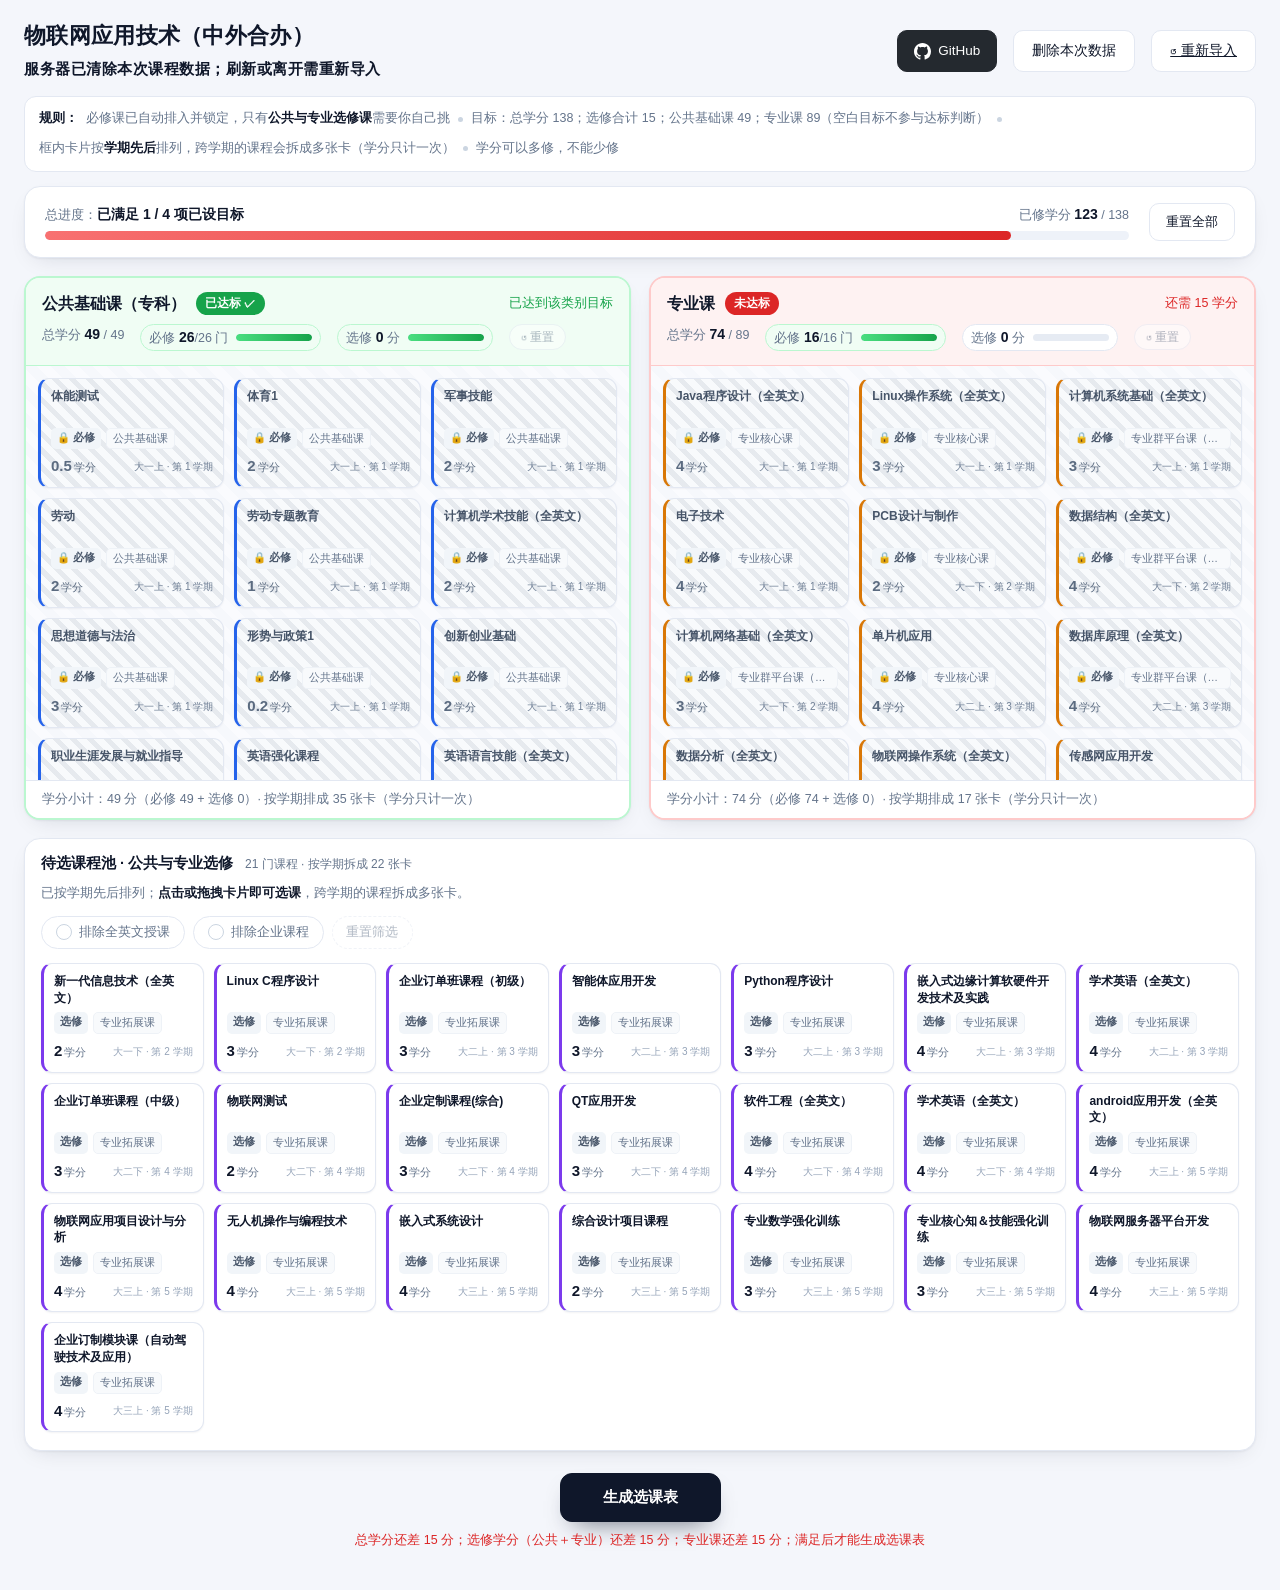
<file: docs/index.html>
<!DOCTYPE html>
<html lang="zh-CN">
<head>
<meta charset="UTF-8">
<meta name="viewport" content="width=device-width, initial-scale=1">
<title>物联网应用技术（中外合办）· 选课学分规划</title>
<style>
  :root{
    --bg:#f4f6fb;
    --panel:#ffffff;
    --line:#e3e8f2;
    --text:#0f172a;
    --muted:#64748b;
    --faint:#94a3b8;
    --bad:#dc2626;
    --bad-soft:#fef2f2;
    --bad-line:#fecaca;
    --ok:#16a34a;
    --ok-soft:#f0fdf4;
    --ok-line:#bbf7d0;
    --public:#2563eb;
    --public-soft:#eff6ff;
    --pub-elec:#0d9488;
    --pub-elec-soft:#f0fdfa;
    --req:#d97706;
    --req-soft:#fffbeb;
    --elec:#7c3aed;
    --elec-soft:#f5f3ff;
    --shadow:0 1px 2px rgba(15,23,42,.05), 0 8px 24px -12px rgba(15,23,42,.18);
  }
  *{box-sizing:border-box;}
  html,body{margin:0;padding:0;}
  body{
    background:var(--bg);
    color:var(--text);
    font-family:-apple-system,BlinkMacSystemFont,"PingFang SC","Hiragino Sans GB","Microsoft YaHei","Segoe UI",sans-serif;
    font-size:14px;
    line-height:1.5;
    padding:22px 24px 40px;
    -webkit-font-smoothing:antialiased;
  }
  .wrap{max-width:1400px;margin:0 auto;}

  /* ---------- 顶部专业标题 ---------- */
  .page-head{
    display:flex;align-items:center;gap:16px;flex-wrap:wrap;margin-bottom:16px;
  }
  .page-head-text{flex:1 1 320px;min-width:0;}
  .page-title{margin:0;font-size:22px;font-weight:700;letter-spacing:.3px;line-height:1.3;}
  .page-sub{margin:7px 0 0;font-size:15px;font-weight:700;color:var(--text);letter-spacing:.5px;}
  .detail-btn{
    flex:0 0 auto;
    border:1px solid var(--line);background:#fff;color:var(--text);
    font-family:inherit;font-size:13.5px;font-weight:500;line-height:1.45;
    padding:10px 18px;border-radius:10px;cursor:pointer;transition:.16s;
    display:inline-flex;align-items:center;gap:6px;white-space:nowrap;
    -webkit-tap-highlight-color:transparent;
  }
  .detail-btn:hover{background:#f8fafc;border-color:#cbd5e1;}
  .detail-btn:active{transform:scale(.97);}
  /* GitHub 按钮：以 GitHub logo 为主视觉，深色实心（GitHub 官方色 #24292f） */
  .gh-btn{
    flex:0 0 auto;text-decoration:none;
    display:inline-flex;align-items:center;gap:7px;
    background:#24292f;border:1px solid #24292f;color:#fff;
    font-size:13.5px;font-weight:500;line-height:1.45;     /* 与「重新导入」按钮统一行高，保证两按钮等高 */
    padding:10px 16px;border-radius:10px;cursor:pointer;transition:.16s;white-space:nowrap;
    -webkit-tap-highlight-color:transparent;
  }
  .gh-btn:hover{background:#3a424b;border-color:#3a424b;}
  .gh-btn:active{transform:scale(.97);}
  .gh-btn .gh-logo{display:block;flex:0 0 auto;}

  /* ---------- 顶部 ---------- */
  .topbar{
    background:var(--panel);border:1px solid var(--line);border-radius:16px;
    padding:16px 20px;box-shadow:var(--shadow);
    display:flex;align-items:center;gap:20px;flex-wrap:wrap;
  }
  .progress-area{flex:1;min-width:280px;}
  .progress-head{display:flex;justify-content:space-between;align-items:baseline;font-size:12.5px;color:var(--muted);margin-bottom:6px;}
  .progress-head b{font-size:14px;color:var(--text);}
  .bar{height:9px;border-radius:99px;background:#eef2f9;overflow:hidden;}
  /* 总进度条：学分不够 = 红，学分够了 = 绿 */
  .bar > i{display:block;height:100%;width:0;border-radius:99px;background:linear-gradient(90deg,#f87171,#dc2626);transition:width .35s ease, background .3s;}
  .bar.allok > i{background:linear-gradient(90deg,#4ade80,#16a34a);}
  .reset{
    border:1px solid var(--line);background:#fff;color:var(--text);
    padding:9px 16px;border-radius:10px;font-size:13px;cursor:pointer;font-family:inherit;
    transition:.18s;white-space:nowrap;
  }
  .reset:hover{background:#f8fafc;border-color:#cbd5e1;}
  .reset:active{transform:scale(.97);}

  .rules{
    margin:0 0 14px;color:var(--muted);font-size:12.5px;line-height:1.75;
    display:flex;gap:8px;align-items:center;flex-wrap:wrap;
    padding:11px 14px;background:#fff;border:1px solid var(--line);border-radius:12px;
  }
  .rules > span:first-child{color:var(--text);font-weight:600;}
  .rules b{color:var(--text);}
  .rules .dot{width:5px;height:5px;border-radius:99px;background:#cbd5e1;}

  /* ---------- 类别框 ---------- */
  .zones{display:grid;grid-template-columns:1fr 1fr;gap:18px;margin-top:18px;}
  @media (max-width:980px){.zones{grid-template-columns:1fr;}}

  .zone{
    background:var(--panel);border:2px solid var(--bad-line);border-radius:16px;
    display:flex;flex-direction:column;overflow:hidden;
    transition:border-color .25s, box-shadow .25s;
    box-shadow:var(--shadow);
  }
  .zone.ok{border-color:var(--ok-line);}
  .zone.over{border-color:#93c5fd;box-shadow:0 0 0 4px #dbeafe;}
  .zone.deny{animation:shake .38s;}
  @keyframes shake{
    0%,100%{transform:translateX(0);}
    20%{transform:translateX(-6px);}
    45%{transform:translateX(5px);}
    70%{transform:translateX(-3px);}
  }
  .zone-head{padding:14px 16px;background:var(--bad-soft);border-bottom:1px solid var(--bad-line);transition:.25s;}
  .zone.ok .zone-head{background:var(--ok-soft);border-bottom-color:var(--ok-line);}
  .zh-row1{display:flex;align-items:center;gap:10px;flex-wrap:wrap;}
  .zh-title{font-size:15.5px;font-weight:600;display:flex;align-items:baseline;gap:6px;}
  .zh-title small{font-weight:400;color:var(--muted);font-size:12.5px;}
  .badge{
    font-size:11.5px;padding:3px 9px;border-radius:99px;font-weight:600;
    background:var(--bad);color:#fff;white-space:nowrap;
  }
  .zone.ok .badge{background:var(--ok);}
  .zh-msg{margin-left:auto;font-size:12.5px;color:var(--bad);font-weight:500;text-align:right;}
  .zone.ok .zh-msg{color:var(--ok);}
  .zh-stats{display:flex;gap:16px;flex-wrap:wrap;margin-top:9px;font-size:12.5px;color:var(--muted);}
  .zh-stats b{color:var(--text);font-size:14px;}
  .mini{display:flex;align-items:center;gap:8px;padding:2px 8px;border-radius:99px;background:#fff;border:1px solid var(--line);}
  .mini .bar{width:76px;height:7px;background:#e6ebf3;}
  /* 小进度条跟总进度条用同一套语言：没达标＝红，达标＝绿 */
  .mini .bar > i{background:linear-gradient(90deg,#f87171,#dc2626);}
  .mini.done{border-color:var(--ok-line);background:var(--ok-soft);}
  .mini.done .bar > i{background:linear-gradient(90deg,#4ade80,#16a34a);}
  /* 选修进度条后面的「重置」按钮（清空已选选修课） */
  .mini-btn{
    display:inline-flex;align-items:center;gap:4px;
    border:1px solid var(--line);background:#fff;color:var(--muted);
    font-family:inherit;font-size:12px;line-height:1;
    padding:0 11px;height:26px;border-radius:99px;white-space:nowrap;
    cursor:pointer;transition:.15s;-webkit-tap-highlight-color:transparent;
  }
  .mini-btn:hover{border-color:#cbd5e1;color:var(--text);background:#f8fafc;}
  .mini-btn:active{transform:scale(.95);}
  .mini-btn.empty{opacity:.5;}

  .zone-body{
    padding:12px;min-height:190px;max-height:46vh;overflow-y:auto;
    background:
      repeating-linear-gradient(45deg,#fafbfe 0 10px,#f6f8fc 10px 20px);
    display:grid;grid-template-columns:repeat(auto-fill,minmax(160px,1fr));
    /* 关键：显式声明行为 max-content。否则本容器是"有确定高度的滚动容器"时，
       Blink 会按 min-content 算行高（=卡片 min-height 96px），
       内容更高的卡片就会把底部学分挤出卡片外。 */
    grid-auto-rows:max-content;
    gap:10px;align-content:start;flex:1;
  }
  .zone-body::-webkit-scrollbar{width:8px;}
  .zone-body::-webkit-scrollbar-thumb{background:#d8dfec;border-radius:99px;}
  .zone-body.empty{display:flex;align-items:center;justify-content:center;}
  .zone-body.empty::after{
    content:attr(data-ph);color:var(--faint);font-size:13px;
    border:1.5px dashed #cbd5e1;border-radius:12px;padding:26px 34px;text-align:center;
  }
  .zone-foot{padding:9px 16px;border-top:1px solid var(--line);font-size:12.5px;color:var(--muted);background:#fff;}

  /* ---------- 卡片 ---------- */
  /* 关键：卡片内所有文本一律单行截断，卡片高度因此完全确定，不会出现"内容把学分挤出卡片" */
  .card{
    background:#fff;border:1px solid var(--line);border-left:3px solid var(--public);
    border-radius:11px;padding:9px 10px;cursor:grab;user-select:none;
    box-shadow:0 1px 2px rgba(15,23,42,.05);
    transition:transform .15s, box-shadow .15s, border-color .15s;
    display:flex;flex-direction:column;gap:6px;min-height:96px;min-width:0;
  }
  .card:hover{transform:translateY(-2px);box-shadow:0 6px 16px -8px rgba(15,23,42,.35);}
  .card:active{cursor:grabbing;}
  .card.dragging{opacity:.4;transform:scale(.96);}
  .card.c-major-req{border-left-color:var(--req);}
  .card.c-major-elec{border-left-color:var(--elec);}
  /* 公共基础课选修：和公共必修（蓝）区分开的青绿色 */
  .card.c-public-elec{border-left-color:var(--pub-elec);}
  /* 必修课：开局已自动排入，固定不可拖动 */
  .card.locked{position:relative;cursor:default;background:#f8fafc;}
  .card.locked::after{
    content:'';position:absolute;inset:0;border-radius:9px;pointer-events:none;
    background:repeating-linear-gradient(45deg,
      rgba(100,116,139,.12) 0px, rgba(100,116,139,.12) 5px,
      rgba(100,116,139,0)   5px, rgba(100,116,139,0)   12px);
  }
  .card.locked > *{position:relative;z-index:1;}
  .card.locked:hover{transform:none;box-shadow:0 1px 2px rgba(15,23,42,.05);}
  .card.locked:active{cursor:default;}
  .card.locked .c-name{color:#475569;}
  .card.locked .c-credit,.card.locked .c-credit b{color:#5b6b80;}
  .c-lock{font-size:10px;color:#6f7f95;white-space:nowrap;}
  /* 课程名：字号调小 + 固定两行高度。
     固定高度让卡片的字高贡献确定，网格行高不会再被算小 → 学分永远不会被挤出卡片。
     （此前用 -webkit-line-clamp 时它的内在高度贡献不可靠，是名字消失/内容溢出的根源。） */
  .c-name{font-size:12px;font-weight:600;line-height:1.4;
    flex:0 0 auto;min-width:0;height:2.8em;overflow:hidden;
    word-break:break-word;overflow-wrap:anywhere;}
  /* 标签行：永不换行，属性标签按需省略 */
  .c-meta{display:flex;gap:5px;flex-wrap:nowrap;flex:0 0 auto;min-width:0;overflow:hidden;}
  .tag{font-size:10.5px;padding:2px 6px;border-radius:5px;white-space:nowrap;line-height:1.5;}
  .t-type{background:#f1f5f9;color:#475569;font-weight:600;flex:0 0 auto;}
  .t-attr{background:#f8fafc;color:var(--muted);border:1px solid #eef2f7;
    flex:0 1 auto;min-width:0;overflow:hidden;text-overflow:ellipsis;}
  .c-foot{margin-top:auto;display:flex;align-items:center;justify-content:space-between;
    gap:5px;flex:0 0 auto;min-width:0;}
  .c-credit{font-size:11px;color:var(--muted);flex:0 0 auto;white-space:nowrap;}
  .c-credit b{font-size:15px;color:var(--text);margin-right:2px;}
  /* 学期标签形如「大三上 · 第 5 学期」，字数固定，字号略小以留出安全余量（跨平台字体差异也不会断尾） */
  .c-term,.c-lock{min-width:0;overflow:hidden;text-overflow:ellipsis;white-space:nowrap;text-align:right;}
  .c-term{font-size:10px;color:var(--faint);}
  .c-cat{font-size:10px;color:#cbd5e1;}

  /* ---------- 课程池 ---------- */
  .pool{
    margin-top:18px;background:var(--panel);border:1px solid var(--line);
    border-radius:16px;padding:14px 16px 18px;box-shadow:var(--shadow);
  }
  .pool-head{display:flex;align-items:center;gap:12px;flex-wrap:wrap;margin-bottom:8px;}
  .pool-head h2{font-size:14.5px;margin:0;font-weight:600;}
  .pool-head .count{font-size:12px;color:var(--muted);}
  .pool-desc{margin:0 0 12px;font-size:12.5px;color:var(--muted);line-height:1.7;}
  .pool-desc b{color:var(--text);}
  .pool-tools{display:flex;gap:8px;flex-wrap:wrap;margin-bottom:14px;}
  /* 筛选器开关（去掉斜杠式开关，用圆点 + aria-pressed 表示状态） */
  .opt-chip{
    display:inline-flex;align-items:center;gap:7px;
    border:1px solid var(--line);background:#fff;color:var(--muted);
    font-family:inherit;font-size:12.5px;padding:7px 14px;border-radius:99px;
    cursor:pointer;transition:.16s;-webkit-tap-highlight-color:transparent;
  }
  .opt-chip::before{
    content:'';width:14px;height:14px;border-radius:50%;
    border:1.5px solid #cbd5e1;flex:0 0 auto;transition:.16s;
  }
  .opt-chip:hover{border-color:#cbd5e1;color:var(--text);}
  .opt-chip:active{transform:scale(.97);}
  .opt-chip[aria-pressed="true"]{background:#0f172a;border-color:#0f172a;color:#fff;}
  .opt-chip[aria-pressed="true"]::before{
    border-color:#fff;background:#fff;box-shadow:inset 0 0 0 3px #0f172a;
  }
  /* 「重置筛选」：动作按钮而非开关，无圆点，样式更轻 */
  .opt-chip.plain{padding-left:13px;color:#64748b;border-style:dashed;}
  .opt-chip.plain::before{display:none;}
  .opt-chip.plain:hover{background:#f8fafc;border-style:solid;border-color:#cbd5e1;color:var(--text);}
  /* 没有任何筛选器开启时置灰（点了会提示无需重置） */
  .opt-chip.plain.empty{opacity:.5;}
  .opt-chip.plain.empty:hover{background:#fff;border-style:dashed;border-color:var(--line);color:#64748b;}
  .pool-body{
    display:grid;grid-template-columns:repeat(auto-fill,minmax(160px,1fr));
    grid-auto-rows:max-content;   /* 同上：行高按内容算，避免卡片内容溢出卡片 */
    gap:10px;align-content:start;min-height:120px;
  }
  .pool-body.over{outline:2px dashed #93c5fd;outline-offset:6px;border-radius:12px;}
  .pool-empty{grid-column:1/-1;color:var(--faint);font-size:13px;text-align:center;padding:30px 0;}

  /* ---------- 提示 ---------- */
  #toast{
    position:fixed;left:50%;bottom:28px;transform:translate(-50%,26px);
    background:#0f172a;color:#fff;font-size:13px;padding:11px 20px;border-radius:11px;
    opacity:0;pointer-events:none;transition:.28s;z-index:99;box-shadow:0 12px 30px -10px rgba(0,0,0,.5);max-width:80vw;
  }
  #toast.show{opacity:1;transform:translate(-50%,0);}
  .done-banner{
    display:none;margin-top:14px;padding:12px 18px;border-radius:12px;
    background:var(--ok-soft);border:1px solid var(--ok-line);color:#15803d;
    font-size:13.5px;font-weight:600;align-items:center;gap:9px;
  }
  .done-banner.show{display:flex;}

  /* ---------- 返回顶部（右下角，距底部 = 视口高度的 1/5） ---------- */
  .to-top{
    position:fixed;right:20px;z-index:120;
    bottom:20vh;                    /* 五分之一处（旧浏览器兜底） */
    bottom:max(24px, 20vh);         /* 视口很矮时至少留 24px，避免贴底 */
    width:46px;height:46px;border-radius:50%;
    border:1px solid #0f172a;background:#0f172a;color:#fff;
    font-family:inherit;font-size:19px;line-height:1;cursor:pointer;
    display:flex;align-items:center;justify-content:center;
    box-shadow:0 10px 24px -8px rgba(15,23,42,.5);
    opacity:0;visibility:hidden;pointer-events:none;transform:translateY(12px);
    transition:opacity .22s, transform .22s, visibility 0s .22s, background .15s, border-color .15s;
    -webkit-tap-highlight-color:transparent;
  }
  .to-top.show{
    opacity:1;visibility:visible;pointer-events:auto;transform:none;
    transition:opacity .22s, transform .22s, visibility 0s 0s, background .15s, border-color .15s;
  }
  .to-top:hover{background:#1e293b;border-color:#1e293b;}
  .to-top:active{transform:scale(.93);}

  /* ---------- 达标提示框 ---------- */
  .modal-mask{
    position:fixed;inset:0;z-index:200;padding:20px;
    background:rgba(15,23,42,.42);
    display:flex;align-items:center;justify-content:center;
    opacity:0;transition:opacity .22s;
  }
  .modal-mask[hidden]{display:none;}
  .modal-mask.show{opacity:1;}
  .modal{
    width:100%;max-width:400px;background:#fff;border-radius:16px;
    padding:24px 20px 18px;text-align:center;
    box-shadow:0 24px 64px -20px rgba(15,23,42,.55);
    transform:translateY(14px) scale(.97);transition:transform .22s;
  }
  .modal-mask.show .modal{transform:none;}
  .modal-icon{font-size:32px;line-height:1;}
  .modal-title{margin:12px 0 0;font-size:16.5px;font-weight:600;letter-spacing:.2px;}
  .modal-text{margin:10px 0 0;font-size:13.5px;color:var(--muted);line-height:1.7;}
  .modal-text b{color:var(--text);}
  .modal-actions{display:flex;gap:10px;margin-top:20px;}
  .modal-btn{
    flex:1 1 0;min-width:0;padding:12px 14px;border-radius:11px;
    border:1px solid var(--line);background:#fff;color:var(--text);
    font-family:inherit;font-size:14px;cursor:pointer;transition:.15s;
    -webkit-tap-highlight-color:transparent;
  }
  .modal-btn:hover{background:#f8fafc;}
  .modal-btn:active{transform:scale(.98);}
  .modal-btn.primary{background:#0f172a;border-color:#0f172a;color:#fff;font-weight:500;}
  .modal-btn.primary:hover{background:#1e293b;border-color:#1e293b;}

  /* ---------- 页面最底部：生成选课表 ---------- */
  .bottom-actions{
    margin-top:22px;display:flex;flex-direction:column;align-items:center;gap:9px;
  }
  .gen-btn{
    font-family:inherit;font-size:15px;font-weight:600;color:#fff;
    background:#0f172a;border:1px solid #0f172a;border-radius:12px;
    padding:14px 42px;cursor:pointer;transition:.16s;
    box-shadow:0 12px 26px -14px rgba(15,23,42,.75);
    display:inline-flex;align-items:center;justify-content:center;gap:8px;
    -webkit-tap-highlight-color:transparent;
  }
  .gen-btn:hover{background:#1e293b;border-color:#1e293b;}
  .gen-btn:active{transform:scale(.98);}
  .bottom-hint{margin:0;font-size:12.5px;color:var(--bad);text-align:center;}
  .bottom-hint.ok{color:var(--ok);}

  /* ---------- 选课表（覆盖网页的白色图层） ---------- */
  .schedule{
    position:fixed;inset:0;z-index:300;background:#fff;
    display:flex;flex-direction:column;
    opacity:0;transform:translateY(10px);
    transition:opacity .24s, transform .24s;
  }
  .schedule[hidden]{display:none;}
  .schedule.show{opacity:1;transform:none;}
  .schedule-head{
    flex:0 0 auto;display:flex;align-items:center;gap:12px;flex-wrap:wrap;
    padding:12px 18px;background:#fff;border-bottom:1px solid var(--line);
  }
  .back-btn{
    border:1px solid var(--line);background:#fff;color:var(--text);
    font-family:inherit;font-size:13.5px;padding:8px 14px;border-radius:10px;cursor:pointer;
    display:inline-flex;align-items:center;gap:5px;transition:.15s;white-space:nowrap;
    -webkit-tap-highlight-color:transparent;
  }
  .back-btn:hover{background:#f8fafc;border-color:#cbd5e1;}
  .back-btn:active{transform:scale(.97);}
  .schedule-titles{flex:1 1 auto;min-width:0;}
  .schedule-title{margin:0;font-size:16px;font-weight:600;}
  .schedule-sub{margin:2px 0 0;font-size:12px;color:var(--muted);}
  .schedule-legend{display:flex;gap:14px;flex-wrap:wrap;font-size:12px;color:var(--muted);}
  .schedule-legend .lg{display:inline-flex;align-items:center;gap:5px;}
  .schedule-legend .lg::before{content:'';width:9px;height:9px;border-radius:3px;display:block;}
  .lg-pub::before{background:#2563eb;}
  .lg-pub-elec::before{background:#0d9488;}
  .lg-req::before{background:#d97706;}
  .lg-elec::before{background:#7c3aed;}

  /* 导出 PDF（右上角，绿色） */
  .pdf-btn{
    border:1px solid #16a34a;background:#16a34a;color:#fff;
    font-family:inherit;font-size:13.5px;font-weight:600;padding:8px 16px;border-radius:10px;
    cursor:pointer;display:inline-flex;align-items:center;gap:6px;white-space:nowrap;
    transition:.15s;-webkit-tap-highlight-color:transparent;
    box-shadow:0 6px 14px -8px rgba(22,163,74,.9);
  }
  .pdf-btn:hover{background:#15803d;border-color:#15803d;}
  .pdf-btn:active{transform:scale(.97);}

  .schedule-body{flex:1 1 auto;overflow:auto;-webkit-overflow-scrolling:touch;padding-bottom:24px;}
  .schedule-table{width:100%;table-layout:fixed;border-collapse:separate;border-spacing:0;}
  .schedule-table thead th{
    position:sticky;top:0;z-index:2;background:#f8fafc;
    font-size:12.5px;font-weight:600;padding:10px 8px;text-align:left;
    border-bottom:1px solid var(--line);border-right:1px solid var(--line);
  }
  .schedule-table th.corner{width:58px;color:var(--muted);font-weight:500;}
  .schedule-table th.rowhead{
    width:58px;background:#f8fafc;font-size:13px;font-weight:600;
    text-align:center;vertical-align:middle;padding:10px 4px;
    border-right:1px solid var(--line);border-bottom:1px solid var(--line);
  }
  .schedule-table td{
    vertical-align:top;padding:0;
    border-right:1px solid var(--line);border-bottom:1px solid var(--line);
  }
  .cell-head{font-size:11.5px;color:var(--faint);padding:6px 9px;border-bottom:1px dashed #eef2f7;}
  .cell-list{display:flex;flex-direction:column;gap:4px;padding:8px 9px;}
  .s-chip{
    font-size:12px;line-height:1.35;padding:4px 7px;border-radius:6px;
    background:#f8fafc;color:var(--text);
    border-left:3px solid var(--public);word-break:break-word;
  }
  .s-chip.s-req{border-left-color:var(--req);}
  .s-chip.s-elec{border-left-color:var(--elec);background:#fcfaff;}
  .s-chip.s-public-elec{border-left-color:var(--pub-elec);background:var(--pub-elec-soft);}
  .cell-empty{font-size:12px;color:#cbd5e1;}

  /* 打印 / 导出 PDF 的样式不写在这里：需要在「选课表打开时」才生效，
     而 @page{size:landscape} 无法用选择器限定范围。改由 JS 动态注入一份
     <style media="print">（见 SCHEDULE_PRINT_CSS / enablePrintScope），
     这样平时直接 ⌘P 打印主页面完全不受影响。 */

  /* ---------- 手机端适配 ---------- */
  @media (max-width:640px){
    body{padding:14px 12px 32px;}
    /* 顶部专业标题：标题独占一行，详情按钮整行通栏便于点按 */
    .page-head{gap:12px;margin-bottom:14px;}
    .page-head-text{flex:1 1 100%;}
    .page-title{font-size:19px;}
    .page-sub{font-size:14px;}
    .detail-btn{width:100%;justify-content:center;padding:12px 16px;font-size:14px;}
    /* GitHub 按钮和「重新导入」都整行通栏 */
    .gh-btn{width:100%;justify-content:center;padding:12px 16px;font-size:14px;}
    .topbar{padding:14px;gap:12px;border-radius:14px;}
    .progress-area{min-width:100%;}
    .topbar .reset{width:100%;padding:12px;font-size:14px;border-radius:11px;}
    .rules{font-size:12px;gap:6px;padding:10px 12px;margin-bottom:12px;}

    .zones{gap:14px;margin-top:14px;}
    .zone-head{padding:12px;}
    .zh-row1{gap:8px;}
    .zh-title{font-size:15px;}
    .zh-msg{margin-left:0;width:100%;text-align:left;}
    .zh-stats{gap:8px 10px;font-size:12px;}
    .zh-stats b{font-size:13.5px;}
    .mini{padding:3px 9px;gap:7px;}
    .mini .bar{width:52px;}
    /* 手机上放大点按区域，方便手指操作 */
    .mini-btn{height:36px;padding:0 16px;font-size:13px;}
    .zone-body{padding:10px;min-height:150px;gap:8px;
      grid-template-columns:repeat(auto-fill,minmax(146px,1fr));}
    .zone-foot{font-size:12px;padding:9px 12px;}

    .pool{padding:12px 12px 16px;border-radius:14px;}
    .pool-head{gap:8px;}
    .pool-head h2{font-size:14px;}
    .pool-desc{font-size:12px;}
    .pool-tools{margin-bottom:12px;}
    .opt-chip{padding:10px 16px;font-size:13px;}   /* 手机上加大点按区域 */
    .pool-body{gap:8px;grid-template-columns:repeat(auto-fill,minmax(146px,1fr));}

    /* 底部生成按钮：手机上整行通栏，点按更方便 */
    .bottom-actions{margin-top:16px;gap:8px;}
    .gen-btn{width:100%;padding:15px 16px;font-size:15.5px;}
    .bottom-hint{font-size:11.5px;line-height:1.6;}

    #toast{left:12px;right:12px;bottom:82px;max-width:none;transform:translateY(26px);}
    #toast.show{transform:translateY(0);}

    /* 返回顶部：手机上加大点按面积，位置同样保持在视口高度的 1/5 处 */
    .to-top{right:14px;bottom:20vh;bottom:max(18px, 20vh);width:50px;height:50px;font-size:21px;}

    .modal-mask{padding:16px;align-items:center;}
    .modal{padding:22px 16px 16px;border-radius:15px;}
    .modal-title{font-size:16px;}
    .modal-text{font-size:13px;}
    .modal-btn{padding:13px 12px;font-size:14.5px;}

    /* 选课表：手机上压缩首列与标签字号，保证两列学期仍可读 */
    .schedule-head{padding:10px 12px;gap:8px;}
    .back-btn{padding:10px 14px;font-size:14px;}
    .schedule-title{font-size:15px;}
    .schedule-sub{font-size:11.5px;}
    .schedule-legend{width:100%;font-size:11.5px;gap:12px;}
    /* 绿色导出按钮：手机上整行通栏，方便手指点按 */
    .pdf-btn{width:100%;justify-content:center;padding:12px;font-size:14.5px;}
    .schedule-table th.corner,.schedule-table th.rowhead{width:44px;font-size:12px;}
    .schedule-table thead th{font-size:12px;padding:9px 6px;}
    .cell-head{font-size:11px;padding:5px 6px;}
    .cell-list{padding:6px;gap:3px;}
    .s-chip{font-size:11.5px;padding:4px 6px;}
  }
</style>
</head>
<body>
<div class="wrap">

  <!-- 网页顶部：专业标题 + 操作按钮 -->
  <header class="page-head">
    <div class="page-head-text">
      <h1 class="page-title" id="page-title">物联网应用技术（中外合办）</h1>
      <p class="page-sub">服务器已清除本次课程数据；刷新或离开需重新导入</p>
    </div>
    <a class="gh-btn" id="btn-github" href="https://github.com/AkariYueChan/EnoughPoints"
       target="_blank" rel="noopener noreferrer"
       title="在 GitHub 上查看这个项目（新标签页打开）">
      <svg class="gh-logo" viewBox="0 0 16 16" width="17" height="17" aria-hidden="true" focusable="false">
        <path fill="currentColor" d="M8 0C3.58 0 0 3.58 0 8c0 3.54 2.29 6.53 5.47 7.59.4.07.55-.17.55-.38 0-.19-.01-.82-.01-1.49-2.01.37-2.53-.49-2.69-.94-.09-.23-.48-.94-.82-1.13-.28-.15-.68-.52-.01-.53.63-.01 1.08.58 1.23.82.72 1.21 1.87.87 2.33.66.07-.52.28-.87.51-1.07-1.78-.2-3.64-.89-3.64-3.95 0-.87.31-1.59.82-2.15-.08-.2-.36-1.02.08-2.12 0 0 .67-.21 2.2.82.64-.18 1.32-.27 2-.27s1.36.09 2 .27c1.53-1.04 2.2-.82 2.2-.82.44 1.1.16 1.92.08 2.12.51.56.82 1.27.82 2.15 0 3.07-1.87 3.75-3.65 3.95.29.25.54.73.54 1.48 0 1.07-.01 1.93-.01 2.2 0 .21.15.46.55.38A8.01 8.01 0 0 0 16 8c0-4.42-3.58-8-8-8z"/>
      </svg>
      <span>GitHub</span>
    </a>
    <button class="detail-btn" id="btn-delete-data" type="button">删除本次数据</button>
    <a class="detail-btn" id="btn-reimport" href="/"
       title="回到导入页面，重新导入一份培养方案">↺ 重新导入</a>
  </header>

  <div class="rules">
    <span>规则：</span>
    <span>必修课已自动排入并锁定，只有<b id="rule-pick-label">专业课选修</b>需要你自己挑</span>
    <span class="dot"></span>
    <span id="rule-targets"></span>
    <span class="dot"></span>
    <span>框内卡片按<b>学期先后</b>排列，跨学期的课程会拆成多张卡（学分只计一次）</span>
    <span class="dot"></span>
    <span>学分可以多修，不能少修</span>
  </div>

  <div class="topbar">
    <div class="progress-area">
      <div class="progress-head">
        <span>总进度：<b id="p-cat">已完成 0 / 2 个类别</b></span>
        <span>已修学分 <b id="p-credit">0</b> / <span id="goal-total">138</span></span>
      </div>
      <div class="bar" id="p-bar"><i style="width:0%"></i></div>
    </div>
    <button class="reset" id="btn-reset">重置全部</button>
  </div>

  <div class="done-banner" id="done-banner">已达到全部已设置的学分目标（仅供规划参考）</div>

  <!-- 两个类别框 -->
  <div class="zones">
    <section class="zone" id="zone-public" data-cat="public">
      <div class="zone-head">
        <div class="zh-row1">
          <div class="zh-title" id="title-public">公共基础课（专科）</div>
          <span class="badge" id="badge-public">未达标</span>
          <span class="zh-msg" id="msg-public"></span>
        </div>
        <div class="zh-stats">
          <span>总学分 <b id="cred-public">0</b> / <span id="goal-public">49</span></span>
          <span class="mini" id="mini-public-req">
            <span>必修 <b id="cnt-public">0</b>/<span id="goal-public-count">26</span> 门</span>
            <span class="bar"><i id="bar-public-req" style="width:0%"></i></span>
          </span>
          <span class="mini" id="mini-public-elec">
            <span>选修 <b id="cnt-public-elec">0</b> 分</span>
            <span class="bar"><i id="bar-public-elec" style="width:0%"></i></span>
          </span>
          <button class="mini-btn" id="btn-reset-public-elec" type="button"
                  title="只清空公共基础课的选修课，全部退回待选课程池；不影响专业课">↺ 重置</button>
        </div>
      </div>
      <div class="zone-body empty" id="body-public" data-ph="公共基础课的必修课会自动排入这里"></div>
      <div class="zone-foot" id="foot-public">学分小计：0 分（还差 49 分）</div>
    </section>

    <section class="zone" id="zone-major" data-cat="major">
      <div class="zone-head">
        <div class="zh-row1">
          <div class="zh-title" id="title-major">专业课</div>
          <span class="badge" id="badge-major">未达标</span>
          <span class="zh-msg" id="msg-major"></span>
        </div>
        <div class="zh-stats">
          <span>总学分 <b id="cred-major">0</b> / <span id="goal-major">89</span></span>
          <span class="mini" id="mini-req">
            <span>必修 <b id="cnt-req">0</b>/<span id="goal-req-count">16</span> 门</span>
            <span class="bar"><i id="bar-req" style="width:0%"></i></span>
          </span>
          <span class="mini" id="mini-elec">
            <span>选修 <b id="cnt-elec">0</b> 分</span>
            <span class="bar"><i id="bar-elec" style="width:0%"></i></span>
          </span>
          <button class="mini-btn" id="btn-reset-elec" type="button"
                  title="只清空专业课的选修课，全部退回待选课程池；不影响公共基础课">↺ 重置</button>
        </div>
      </div>
      <div class="zone-body empty" id="body-major" data-ph="把「专业课选修」的卡片拖到这里"></div>
      <div class="zone-foot" id="foot-major">学分小计：0 分（还差 89 分）</div>
    </section>
  </div>

  <!-- 课程池 -->
  <section class="pool">
    <div class="pool-head">
      <h2>待选课程池 · <span id="title-pool">专业课选修</span></h2>
      <span class="count" id="pool-count">0 门课程</span>
    </div>
    <p class="pool-desc">已按学期先后排列；<b>点击或拖拽卡片即可选课</b>，跨学期的课程拆成多张卡。</p>
    <div class="pool-tools">
      <button class="opt-chip" id="btn-exclude-en" type="button" aria-pressed="false"
              title="开启后不显示名称含「全英文」的选修课，已选中的会一并退课（必修课不受影响）">排除全英文授课</button>
      <button class="opt-chip" id="btn-exclude-com" type="button" aria-pressed="false"
              title="开启后不显示名称含「企业」的选修课，已选中的会一并退课（必修课不受影响）">排除企业课程</button>
      <button class="opt-chip plain" id="btn-filter-reset" type="button"
              title="把上面两个筛选器都恢复为关闭状态">重置筛选</button>
    </div>
    <div class="pool-body" id="pool-body"></div>
  </section>

  <!-- 页面最底部：生成选课表 -->
  <div class="bottom-actions">
    <button class="gen-btn" id="btn-gen-bottom" type="button">生成选课表</button>
    <p class="bottom-hint" id="bottom-hint"></p>
  </div>
</div>

<div id="toast"></div>

<!-- 返回顶部 -->
<button class="to-top" id="btn-top" type="button" aria-label="返回网页顶部" title="返回顶部">↑</button>

<!-- 选修学分达标提示框 -->
<div class="modal-mask" id="modal-elec" role="dialog" aria-modal="true" aria-labelledby="modal-title" hidden>
  <div class="modal">
    <div class="modal-icon" aria-hidden="true">🎉</div>
    <h3 class="modal-title" id="modal-title">您已选择足够的选修学分</h3>
    <p class="modal-text" id="modal-text"></p>
    <div class="modal-actions">
      <button class="modal-btn" id="modal-schedule" type="button"
              title="按学期生成一张选课表">生成选课表</button>
      <button class="modal-btn primary" id="modal-close" type="button">关闭</button>
    </div>
  </div>
</div>

<!-- 学分不足提示框 -->
<div class="modal-mask" id="modal-warn" role="dialog" aria-modal="true" aria-labelledby="warn-title" hidden>
  <div class="modal">
    <div class="modal-icon" aria-hidden="true">⚠️</div>
    <h3 class="modal-title" id="warn-title">学分还没修够</h3>
    <p class="modal-text" id="warn-text"></p>
    <div class="modal-actions">
      <button class="modal-btn primary" id="warn-close" type="button">关闭</button>
    </div>
  </div>
</div>

<!-- 选课表（覆盖在网页之上的白色图层） -->
<div class="schedule" id="schedule" role="dialog" aria-modal="true" aria-labelledby="schedule-title" hidden>
  <div class="schedule-head">
    <button class="back-btn no-print" id="schedule-back" type="button" aria-label="返回并关闭选课表">← 返回</button>
    <div class="schedule-titles">
      <h2 class="schedule-title" id="schedule-title">我的选课表</h2>
      <p class="schedule-sub" id="schedule-sub"></p>
    </div>
    <div class="schedule-legend">
      <span class="lg lg-pub">公共必修</span>
      <span class="lg lg-pub-elec">公共选修</span>
      <span class="lg lg-req">专业必修</span>
      <span class="lg lg-elec">专业选修</span>
    </div>
    <button class="pdf-btn no-print" id="btn-export-pdf" type="button"
            title="导出为 PDF：打开打印窗口后，把「目标 / 打印机」选为「另存为 PDF」即可保存">⤓ 导出 PDF</button>
  </div>
  <div class="schedule-body" id="schedule-body">
    <table class="schedule-table" id="schedule-table"></table>
  </div>
</div>

<script>
/* =========================================================
   ★ 前后端对接说明（EnoughPoints 本地版）
   ------------------------------------------------------------------
   本文件同时承担两个角色：既是「可直接双击打开的单页应用」，也是
   「由后端提供课程数据的主应用」。

     · 直接打开本文件：使用下面这段内置示例数据（原单页版本的数据）。
     · 通过后端地址 /planner?id=<方案 id> 打开：后端会在本脚本之前注入
           window.__ENOUGH_POINTS__ = { name, courses, goal }
       此时一律采用后端注入的数据（来源＝导入窗口解析并确认的 Excel），
       下面这段内置数据只作兜底，不参与计算。

   注入数据的字段与下方 COURSES 完全一致：
     id 唯一标识 / name 课程名称 / cat 类别框('public' | 'major')
     type 必修·选修 / attr 卡片属性标签 / credit 学分 / term 学期（'1,2'）
   =========================================================
   内置示例数据来源：教学一体化服务平台.xlsx →「课程设置总表」子表
   已逐行核对下列字段（课程行 3–28 公共基础课；30–66 专业课）：
     C 课程编号 → id / D 课程名称 → name / F 课程属性 → attr
     G 课程性质 → type（必修·选修）/ H 学分 → credit / N 开设学期 → term
   公共基础课 26 门 = 49 学分（全部必修）
   专业课 必修 16 门 = 74 学分 / 选修 21 门 = 69 学分
   合计 63 门 = 192 学分（小计 49 + 143 ✓、合计 192 ✓）

   跨学期课程（term 含多个学期，页面会按学期复制成多张卡片）：
     劳动 1,2,3,4 · 体能测试 1,3,5 · 职业生涯发展与就业指导 1,2,5
     英语强化课程 1,2 · 英语语言技能（全英文）1,2 · 岗位实习 5,6
     学术英语（全英文）3,4
   注意：term 一律写成学期升序；表中「体能测试」原为 3,1,5，已整理为 1,3,5。
   ========================================================= */
/* 后端注入的数据对象；直接打开本文件时为 null，回退到下面的内置示例数据 */
let INJECTED = (typeof window !== 'undefined' && window.__ENOUGH_POINTS__) || null;
const COURSES = (INJECTED && Array.isArray(INJECTED.courses) && INJECTED.courses.length ? INJECTED.courses : [
  /* ---------- 公共基础课（专科）· 26 门 · 49 学分 ---------- */
  {id:'05010111283', name:'智能内核与实体创造（专）',                 cat:'public', type:'必修', attr:'公共基础课', credit:2,   term:'2'},
  {id:'0501011135',  name:'体能测试',                                 cat:'public', type:'必修', attr:'公共基础课', credit:0.5, term:'1,3,5'},
  {id:'05010124921', name:'体育1',                                    cat:'public', type:'必修', attr:'公共基础课', credit:2,   term:'1'},
  {id:'05010124922', name:'体育2',                                    cat:'public', type:'必修', attr:'公共基础课', credit:2,   term:'2'},
  {id:'05010124923', name:'体育3',                                    cat:'public', type:'必修', attr:'公共基础课', credit:2,   term:'3'},
  {id:'0601010755',  name:'军事技能',                                 cat:'public', type:'必修', attr:'公共基础课', credit:2,   term:'1'},
  {id:'0601010761',  name:'劳动',                                     cat:'public', type:'必修', attr:'公共基础课', credit:2,   term:'1,2,3,4'},
  {id:'0601010783',  name:'劳动专题教育',                             cat:'public', type:'必修', attr:'公共基础课', credit:1,   term:'1'},
  {id:'0601011623',  name:'大学生健康与安全教育',                     cat:'public', type:'必修', attr:'公共基础课', credit:2,   term:'2'},
  {id:'0601012110',  name:'军事理论',                                 cat:'public', type:'必修', attr:'公共基础课', credit:2,   term:'2'},
  {id:'0701016430',  name:'人工智能导论',                             cat:'public', type:'必修', attr:'公共基础课', credit:3.5, term:'2'},
  {id:'0701017611',  name:'计算机学术技能（全英文）',                 cat:'public', type:'必修', attr:'公共基础课', credit:2,   term:'1'},
  {id:'10010111115', name:'毛泽东思想和中国特色社会主义理论体系概论', cat:'public', type:'必修', attr:'公共基础课', credit:2,   term:'3'},
  {id:'10010111116', name:'思想道德与法治',                           cat:'public', type:'必修', attr:'公共基础课', credit:3,   term:'1'},
  {id:'10010111117', name:'习近平新时代中国特色社会主义思想概论',   cat:'public', type:'必修', attr:'公共基础课', credit:3,   term:'4'},
  {id:'10010111263', name:'形势与政策1',                              cat:'public', type:'必修', attr:'公共基础课', credit:0.2, term:'1'},
  {id:'10010111264', name:'形势与政策2',                              cat:'public', type:'必修', attr:'公共基础课', credit:0.2, term:'2'},
  {id:'10010111265', name:'形势与政策3',                              cat:'public', type:'必修', attr:'公共基础课', credit:0.2, term:'3'},
  {id:'10010111266', name:'形势与政策4',                              cat:'public', type:'必修', attr:'公共基础课', credit:0.2, term:'4'},
  {id:'10010111267', name:'形势与政策5',                              cat:'public', type:'必修', attr:'公共基础课', credit:0.2, term:'5'},
  {id:'10010111273', name:'国家安全教育',                             cat:'public', type:'必修', attr:'公共基础课', credit:1,   term:'2'},
  {id:'10010112072', name:'新时代实践教育（专）',                     cat:'public', type:'必修', attr:'公共基础课', credit:2,   term:'4'},
  {id:'1101010251',  name:'创新创业基础',                             cat:'public', type:'必修', attr:'公共基础课', credit:2,   term:'1'},
  {id:'11010110014', name:'职业生涯发展与就业指导',                   cat:'public', type:'必修', attr:'公共基础课', credit:2,   term:'1,2,5'},
  {id:'1401018436',  name:'英语强化课程',                             cat:'public', type:'必修', attr:'公共基础课', credit:6,   term:'1,2'},
  {id:'1401019481',  name:'英语语言技能（全英文）',                   cat:'public', type:'必修', attr:'公共基础课', credit:4,   term:'1,2'},

  /* ---------- 专业课 · 必修 16 门 · 74 学分 ---------- */
  {id:'0101018854',  name:'岗位实习',                                 cat:'major', type:'必修', attr:'专业综合技能（含实践）课', credit:24, term:'5,6'},
  {id:'0301016567',  name:'PCB设计与制作',                            cat:'major', type:'必修', attr:'专业核心课',               credit:2,  term:'2'},
  {id:'0701014613',  name:'毕业设计',                                 cat:'major', type:'必修', attr:'专业综合技能（含实践）课', credit:4,  term:'5'},
  {id:'0701016134',  name:'传感网应用开发',                           cat:'major', type:'必修', attr:'专业核心课',               credit:6,  term:'4'},
  {id:'0701017610',  name:'LSEPIs法律、社会、道德与专业（全英文）',   cat:'major', type:'必修', attr:'专业群平台课（专业基础课）', credit:2, term:'4'},
  {id:'0701017614',  name:'Java程序设计（全英文）',                   cat:'major', type:'必修', attr:'专业核心课',               credit:4,  term:'1'},
  {id:'0701017618',  name:'数据结构（全英文）',                       cat:'major', type:'必修', attr:'专业群平台课（专业基础课）', credit:4, term:'2'},
  {id:'0701017621',  name:'单片机应用',                               cat:'major', type:'必修', attr:'专业核心课',               credit:4,  term:'3'},
  {id:'0701019488',  name:'数据库原理（全英文）',                     cat:'major', type:'必修', attr:'专业群平台课（专业基础课）', credit:4, term:'3'},
  {id:'1401019229',  name:'Linux操作系统（全英文）',                  cat:'major', type:'必修', attr:'专业核心课',               credit:3,  term:'1'},
  {id:'1401019230',  name:'计算机系统基础（全英文）',                 cat:'major', type:'必修', attr:'专业群平台课（专业基础课）', credit:3, term:'1'},
  {id:'1401019231',  name:'数据分析（全英文）',                       cat:'major', type:'必修', attr:'专业群平台课（专业基础课）', credit:3, term:'3'},
  {id:'1401019234',  name:'传感器技术及应用（全英文）',               cat:'major', type:'必修', attr:'专业核心课',               credit:2,  term:'4'},
  {id:'1401019236',  name:'计算机网络基础（全英文）',                 cat:'major', type:'必修', attr:'专业群平台课（专业基础课）', credit:3, term:'2'},
  {id:'1401019237',  name:'物联网操作系统（全英文）',                 cat:'major', type:'必修', attr:'专业群平台课（专业基础课）', credit:2, term:'3'},
  {id:'1401019485',  name:'电子技术',                                 cat:'major', type:'必修', attr:'专业核心课',               credit:4,  term:'1'},

  /* ---------- 专业课 · 选修 21 门 · 69 学分 ---------- */
  {id:'0302016592',  name:'企业订单班课程（初级）',                   cat:'major', type:'选修', attr:'专业拓展课', credit:3, term:'3'},
  {id:'0302016594',  name:'企业订单班课程（中级）',                   cat:'major', type:'选修', attr:'专业拓展课', credit:3, term:'4'},
  {id:'07010110110', name:'智能体应用开发',                           cat:'major', type:'选修', attr:'专业拓展课', credit:3, term:'3'},
  {id:'0701017622',  name:'android应用开发（全英文）',                cat:'major', type:'选修', attr:'专业拓展课', credit:4, term:'5'},
  {id:'0702015562',  name:'物联网测试',                               cat:'major', type:'选修', attr:'专业拓展课', credit:2, term:'4'},
  {id:'0702015572',  name:'物联网应用项目设计与分析',                 cat:'major', type:'选修', attr:'专业拓展课', credit:4, term:'5'},
  {id:'0702016985',  name:'无人机操作与编程技术',                     cat:'major', type:'选修', attr:'专业拓展课', credit:4, term:'5'},
  {id:'0702017016',  name:'企业定制课程(综合)',                       cat:'major', type:'选修', attr:'专业拓展课', credit:3, term:'4'},
  {id:'0702017038',  name:'嵌入式系统设计',                           cat:'major', type:'选修', attr:'专业拓展课', credit:4, term:'5'},
  {id:'0702017163',  name:'综合设计项目课程',                         cat:'major', type:'选修', attr:'专业拓展课', credit:2, term:'5'},
  {id:'0702017509',  name:'Python程序设计',                           cat:'major', type:'选修', attr:'专业拓展课', credit:3, term:'3'},
  {id:'0702017625',  name:'专业数学强化训练',                         cat:'major', type:'选修', attr:'专业拓展课', credit:3, term:'5'},
  {id:'0702017626',  name:'QT应用开发',                               cat:'major', type:'选修', attr:'专业拓展课', credit:3, term:'4'},
  {id:'0702017630',  name:'专业核心知＆技能强化训练',                 cat:'major', type:'选修', attr:'专业拓展课', credit:3, term:'5'},
  {id:'1401019232',  name:'软件工程（全英文）',                       cat:'major', type:'选修', attr:'专业拓展课', credit:4, term:'4'},
  {id:'1401019235',  name:'新一代信息技术（全英文）',                 cat:'major', type:'选修', attr:'专业拓展课', credit:2, term:'2'},
  {id:'14020110806', name:'物联网服务器平台开发',                     cat:'major', type:'选修', attr:'专业拓展课', credit:4, term:'5'},
  {id:'14020110807', name:'Linux C程序设计',                          cat:'major', type:'选修', attr:'专业拓展课', credit:3, term:'2'},
  {id:'1402019238',  name:'嵌入式边缘计算软硬件开发技术及实践',       cat:'major', type:'选修', attr:'专业拓展课', credit:4, term:'3'},
  {id:'1402019239',  name:'企业订制模块课（自动驾驶技术及应用）',     cat:'major', type:'选修', attr:'专业拓展课', credit:4, term:'5'},
  {id:'1402019480',  name:'学术英语（全英文）',                       cat:'major', type:'选修', attr:'专业拓展课', credit:4, term:'3,4'}
]);

/* ================= 目标配置 =================
   GOAL 同样由后端注入；注入缺失时使用下面这份与内置示例数据配套的目标。 */
const GOAL = (INJECTED && INJECTED.goal) || {
  total:138, elective:15,
  public: { title:'公共基础课（专科）', target:49, courseCount:26 },
  major:  { title:'专业课',             target:89, reqCount:16, reqCredits:74 }
};
/* 方案名称（后端注入；直接打开文件时用原单页标题） */
let PLAN_NAME = (INJECTED && INJECTED.name) || '物联网应用技术（中外合办）';
/* 顶部进度条的满格值 = 公基目标 + 专业课目标（示例数据即 49 + 89 = 138，而非全部课程总量 192） */
const TOTAL_CREDIT = GOAL.total;

/* ================= 状态 ================= */
const PLACE = {};              // id -> 'pool' | 'public' | 'major'
let suppressClick = false;
let prevAllOk = false;
let prevElecOk = false;        // 选修学分是否已达标（用于"刚达标就弹提示框"的上升沿判断）
let lastMovedId = null;        // 最近一次被放入 / 退回的卡片，用于自动滚动定位

/* 待选课程池筛选器（只影响可选课程＝专业选修；必修课必须保留，否则学分永远修不满）
   新增筛选器只需往 FILTERS 里加一条，HTML 加同 id 的按钮即可。 */
const isEnglishCourse = c => c.name.indexOf('全英文') !== -1;   // 全英文授课
const isCompanyCourse = c => c.name.indexOf('企业')   !== -1;   // 企业（订单班 / 定制课等）
const FILTERS = [
  { key:'english', btn:'btn-exclude-en',  label:'全英文', match: isEnglishCourse },
  { key:'company', btn:'btn-exclude-com', label:'企业',   match: isCompanyCourse }
];
const FILTER_ON = {};                       // key -> boolean
FILTERS.forEach(f => FILTER_ON[f.key] = false);
/* 是否被任一已开启的筛选器排除 */
const isFilteredOut = c => FILTERS.some(f => FILTER_ON[f.key] && f.match(c));

/* 必修课 = 固定课：开局直接排进所属类别框，且不可拖动 / 不可移出 */
const isLocked = c => c.type === '必修';

function resetAll(){
  COURSES.forEach(c => PLACE[c.id] = isLocked(c) ? c.cat : 'pool');
  prevAllOk = false;
  prevElecOk = false;
}
resetAll();

const $ = id => document.getElementById(id);
const r1 = n => Math.round(n * 100) / 100;        // 显示最多两位小数；判定使用整数百分之一学分
const fmt = n => (Math.round(n * 100) / 100).toString();
/* 课程名称等文字来自导入的 Excel，插入页面前统一转义 */
const esc = v => String(v ?? '').replace(/[&<>"']/g,
  ch => ({'&':'&amp;','<':'&lt;','>':'&gt;','"':'&quot;',"'":'&#39;'}[ch]));

/* ================= 卡片模板 ================= */
/* 学期号 → 年级描述：第 1~6 学期依次对应 大一上 / 大一下 / 大二上 / 大二下 / 大三上 / 大三下。
   学期由导入的数据决定，超过 6 个学期时继续排到大四、大五…… */
const GRADE_CN = ['一','二','三','四','五','六','七','八','九','十'];
const TERM_GRADE = {};
COURSES.forEach(c => String(c.term).split(',').forEach(raw => {
  const t = parseInt(raw.trim(), 10);
  if (!isNaN(t) && t > 0) TERM_GRADE[t] = `大${GRADE_CN[Math.ceil(t / 2) - 1] || Math.ceil(t / 2)}${t % 2 ? '上' : '下'}`;
}));
/* 选课表最少排到大三下（6 个学期），数据里更长的学期再往后加行 */
const MAX_TERM = Math.max(6, 0, ...Object.keys(TERM_GRADE).map(Number));
const termGrade = t => TERM_GRADE[t] || '';

/* slot = { term, count, terms }：把多学期课程拆成多张卡时使用（term 为该卡对应的真实学期号） */
function cardHTML(c, slot){
  const locked = isLocked(c);
  let cls = 'card';
  if (c.cat === 'major') cls += (c.type === '必修' ? ' c-major-req' : ' c-major-elec');
  else if (c.cat === 'public' && c.type === '选修') cls += ' c-public-elec';
  if (locked) cls += ' locked';

  const multi = !!slot && slot.count > 1;
  // 学期标签统一写成「年级描述 + 真实学期号」，例如「大三上 · 第 5 学期」
  // （不再用 1/2 这类进度式写法，避免误读；学期号在前文已说明按升序排列）
  const grade = slot ? termGrade(slot.term) : '';
  const termText = slot
    ? (grade ? `${grade} · 第 ${slot.term} 学期` : `第 ${slot.term} 学期`)
    : `学期 ${c.term}`;
  const tip = (locked
      ? `${c.name}（${c.attr} · 必修 · ${c.credit} 学分）— 必修课已自动排入，不可移动`
      : `${c.name}（${c.attr} · 选修 · ${c.credit} 学分）— 拖进专业课框即可选课`)
    + (grade ? `；开设时间：${grade}（第 ${slot.term} 学期）` : '')
    + (multi ? `；本课程开设于第 ${slot.terms.join('、')} 学期，已按学期拆成 ${slot.count} 张卡（学分只计一次）` : '');

  return `
    <div class="${cls}" draggable="${locked ? 'false' : 'true'}" data-id="${esc(c.id)}" data-term="${slot ? slot.term : ''}" title="${esc(tip)}">
      <div class="c-name">${esc(c.name)}</div>
      <div class="c-meta">
        <span class="tag t-type">${locked ? '🔒 ' : ''}${esc(c.type)}</span>
        <span class="tag t-attr">${esc(c.attr)}</span>
      </div>
      <div class="c-foot">
        <span class="c-credit"><b>${c.credit}</b>学分</span>
        <span class="${locked ? 'c-lock' : 'c-term'}">${termText}</span>
      </div>
    </div>`;
}

/* 把课程列表展开成「一张卡 = 一个学期」，按学期升序排列；
   同学期先必修再选修；同性质内先公共基础课再专业课，同组保持原顺序。
   导入的 Excel 常常按课程编号排序，必修/选修是交错的，所以这里必须显式分组。 */
function expandByTerm(list){
  const out = [];
  list.forEach((c, i) => {
    const terms = String(c.term).split(',')
      .map(t => parseInt(t.trim(), 10))
      .filter(t => !isNaN(t))
      .sort((a, b) => a - b);
    const use = terms.length ? terms : [0];
    const rank = isLocked(c) ? 0 : 1;      // 必修 0、选修 1
    use.forEach(t => out.push({ c, term: t, count: use.length, terms: use, rank, order: i }));
  });
  return out.sort((a, b) => (a.term - b.term) || (a.rank - b.rank) || ((a.c.cat === 'major') - (b.c.cat === 'major')) || (a.order - b.order));
}

/* ================= 计算与渲染 ================= */
function compute(){
  const pub = COURSES.filter(c => c.cat === 'public' && PLACE[c.id] === 'public');
  const maj = COURSES.filter(c => c.cat === 'major' && PLACE[c.id] === 'major');
  const pubReq = pub.filter(c => c.type === '必修');
  const pubElec = pub.filter(c => c.type === '选修');
  const majReq = maj.filter(c => c.type === '必修');
  const majElec = maj.filter(c => c.type === '选修');
  const pubReqAll = COURSES.filter(c => c.cat === 'public' && c.type === '必修');
  const pubElecAll = COURSES.filter(c => c.cat === 'public' && c.type === '选修');
  const units = list => list.reduce((sum,c) => sum + Math.round(c.credit * 100), 0);
  const pubUnits = units(pub), majUnits = units(maj);
  const electiveUnits = units(pubElec) + units(majElec);
  const checks = [
    ['总学分', pubUnits + majUnits, GOAL.total],
    ['选修学分（公共＋专业）', electiveUnits, GOAL.elective],
    ['公共基础课', pubUnits, GOAL.public.target],
    ['专业课', majUnits, GOAL.major.target]
  ].filter(([, ,target]) => target != null).map(([label,actual,target]) => ({
    label, actual:actual / 100, target, met:actual >= Math.round(target * 100),
    gap:Math.max(0,Math.round(target * 100)-actual) / 100
  }));
  const meets = (actual,target) => target == null || actual >= Math.round(target * 100);
  const reqOk = majReq.length === GOAL.major.reqCount;
  const pubReqOk = pubReq.length === pubReqAll.length;
  const credOk = meets(majUnits, GOAL.major.target);
  const pubOk = pubReqOk && meets(pubUnits, GOAL.public.target);
  const majOk = reqOk && credOk;
  const status = !checks.length ? 'unknown' : checks.every(c=>c.met) && reqOk && pubReqOk ? 'met' : 'incomplete';
  return {pub,maj,pubReq,pubElec,majReq,majElec,pubReqAll,pubElecAll,
    pubCred:pubUnits/100,majCred:majUnits/100,reqCred:units(majReq)/100,
    elecCred:units(majElec)/100,majElecCred:units(majElec)/100,
    pubElecCred:units(pubElec)/100,pubElecAllCred:units(pubElecAll)/100,
    total:(pubUnits+majUnits)/100,totalElective:electiveUnits/100,
    checks,status,pubOk,majOk,reqOk,credOk};
}
function targetText(value){ return value == null ? '未设置' : fmt(value); }
function percent(actual,target){ return target == null ? '0%' : target === 0 ? '100%' : Math.min(100,actual/target*100)+'%'; }
function remainingText(s){return s.checks.filter(c=>!c.met).map(c=>`${c.label}还差 ${fmt(c.gap)} 分`).join('；');}

function render(){
  const s = compute();

  /* --- 待选课程池：只剩需要自己挑的选修课，同样按学期拆分并升序排列 --- */
  const poolAll = COURSES.filter(c => PLACE[c.id] === 'pool');
  /* 筛选器只作用于可选课程（选修），必修课必须保留否则学分永远修不满 */
  const activeFilters = FILTERS.filter(f => FILTER_ON[f.key]);
  const poolList = activeFilters.length ? poolAll.filter(c => !isFilteredOut(c)) : poolAll;
  const hiddenByFilter = poolAll.length - poolList.length;
  /* 各筛选器分别排除了几门（文案更清楚，例如「全英文 4 + 企业 4」） */
  const hiddenBreak = activeFilters
    .map(f => ({ label: f.label, n: poolAll.filter(f.match).length }))
    .filter(x => x.n > 0)
    .map(x => `${x.label} ${x.n}`)
    .join(' + ');
  const poolSlots = expandByTerm(poolList);
  const poolBody = $('pool-body');
  poolBody.innerHTML = poolSlots.length
    ? poolSlots.map(s => cardHTML(s.c, s)).join('')
    : `<div class="pool-empty">${hiddenByFilter ? `课程已被筛选器排除 ${hiddenByFilter} 门，暂无可选课程` : '暂无待选课程，请核对已选课程与目标'}</div>`;
  $('pool-count').textContent =
    `${poolList.length} 门课程 · 按学期拆成 ${poolSlots.length} 张卡` +
    (hiddenByFilter ? `（已排除 ${hiddenByFilter} 门：${hiddenBreak}）` : '');
  /* 没有任何筛选器开启时，「重置筛选」置灰 */
  $('btn-filter-reset').classList.toggle('empty', activeFilters.length === 0);

  /* --- 两个类别框（框内按学期升序排列，多学期课程拆成多张卡；同学期保持原表顺序，必修在前） --- */
  const pubCards = renderZone('public', s.pub);
  const majCards = renderZone('major', s.maj);

  // 类别目标只约束本类总分，不要求选完所有选修。
  const pubReqCredits = r1(s.pubCred-s.pubElecCred);
  const pubNeed = GOAL.public.target == null ? null : Math.max(0,r1(GOAL.public.target-pubReqCredits));
  const majorNeed = GOAL.major.target == null ? null : Math.max(0,r1(GOAL.major.target-GOAL.major.reqCredits));
  for(const cat of ['public','major']){
    const actual=cat==='public'?s.pubCred:s.majCred;
    const target=GOAL[cat].target;
    const ok=cat==='public'?s.pubOk:s.majOk;
    const gap=target==null?0:Math.max(0,r1(target-actual));
    $( 'badge-'+cat).textContent=target==null?'目标未设置':ok?'已达标 ✓':'未达标';
    $( 'zone-'+cat).classList.toggle('ok',target!=null&&ok);
    $( 'cred-'+cat).textContent=fmt(actual);
    $( 'msg-'+cat).textContent=target==null?'必修已自动排入；类别目标未设置':ok?'已达到该类别目标':`还需 ${fmt(gap)} 学分`;
    $( 'foot-'+cat).textContent=`学分小计：${fmt(actual)} 分（必修 ${fmt(cat==='public'?pubReqCredits:s.reqCred)} + 选修 ${fmt(cat==='public'?s.pubElecCred:s.elecCred)}）· 按学期排成 ${cat==='public'?pubCards:majCards} 张卡（学分只计一次）`;
  }
  $('cnt-public').textContent=s.pubReq.length;
  $('cnt-public-elec').textContent=fmt(s.pubElecCred);
  $('bar-public-req').style.width=percent(s.pubReq.length,s.pubReqAll.length);
  $('bar-public-elec').style.width=percent(s.pubElecCred,pubNeed);
  $('mini-public-req').classList.toggle('done',s.pubReq.length===s.pubReqAll.length);
  $('mini-public-elec').classList.toggle('done',pubNeed!=null&&s.pubElecCred>=pubNeed);
  $('btn-reset-public-elec').classList.toggle('empty',!s.pubElec.length);
  $('cnt-req').textContent=s.majReq.length;
  $('cnt-elec').textContent=fmt(s.elecCred);
  $('bar-req').style.width=percent(s.majReq.length,GOAL.major.reqCount);
  $('bar-elec').style.width=percent(s.elecCred,majorNeed);
  $('mini-req').classList.toggle('done',s.reqOk);
  $('mini-elec').classList.toggle('done',majorNeed!=null&&s.elecCred>=majorNeed);
  $('btn-reset-elec').classList.toggle('empty',!s.majElec.length);

  const electiveCheck=s.checks.find(c=>c.label==='选修学分（公共＋专业）');
  const elecOk=!!electiveCheck?.met;
  if(elecOk&&!prevElecOk&&lastMovedId){
    if(s.status==='met')openElecModal(s);else openWarnModal(s);
  }
  prevElecOk=elecOk;
  const allOk=s.status==='met';
  $('p-cat').textContent=s.status==='unknown'?'目标未设置':`已满足 ${s.checks.filter(c=>c.met).length} / ${s.checks.length} 项已设目标`;
  $('p-credit').textContent=fmt(s.total);
  $('p-bar').classList.toggle('allok',allOk);
  $('p-bar').firstElementChild.style.width=percent(s.total,TOTAL_CREDIT);
  $('done-banner').classList.toggle('show',allOk);
  if(allOk&&!prevAllOk)toast('已达到全部已设置的学分目标');
  prevAllOk=allOk;
  $('bottom-hint').textContent=s.status==='unknown'?'尚未设置学分目标，可以生成标注“目标未填写”的规划草案':
    allOk?'已达到全部已设置目标，可以生成选课表':remainingText(s)+'；满足后才能生成选课表';
  $('bottom-hint').classList.toggle('ok',allOk);

  bindCardEvents();
  revealLastMoved();
}

/* 让刚放入 / 退回的那张卡片滚进可视范围（只滚动框内，不动整页） */
function revealLastMoved(){
  if (!lastMovedId) return;
  const el = document.querySelector('.card[data-id="' + lastMovedId + '"]');
  lastMovedId = null;
  if (!el) return;
  const box = el.closest('.zone-body');
  if (!box) { el.scrollIntoView({block:'nearest'}); return; }
  const b = box.getBoundingClientRect(), r = el.getBoundingClientRect();
  if (r.top < b.top || r.bottom > b.bottom) box.scrollTop += (r.top - b.top) - 10;
}

/* 渲染一个类别框；返回实际渲染出的卡片张数（多学期课程会拆成多张） */
function renderZone(cat, list){
  const body = $('body-' + cat);
  const slots = expandByTerm(list);
  body.innerHTML = slots.map(s => cardHTML(s.c, s)).join('');
  body.classList.toggle('empty', slots.length === 0);
  return slots.length;
}

/* ================= 交互：拖拽 ================= */
function bindCardEvents(){
  document.querySelectorAll('.card').forEach(el => {
    const course = COURSES.find(c => c.id === el.dataset.id);
    if (!course) return;

    /* 必修课：固定卡片，不绑定任何拖拽 / 点击操作 */
    if (isLocked(course)){
      el.addEventListener('mousedown', () => toast(`《${course.name}》是必修课，已固定排入，不可移动`));
      return;
    }

    el.addEventListener('dragstart', e => {
      e.dataTransfer.setData('text/plain', el.dataset.id);
      e.dataTransfer.effectAllowed = 'move';
      el.classList.add('dragging');
    });
    el.addEventListener('dragend', () => {
      el.classList.remove('dragging');
      suppressClick = true;
      setTimeout(() => suppressClick = false, 60);
    });
    el.addEventListener('click', () => {
      if (suppressClick) return;
      const id = el.dataset.id;
      if (PLACE[id] === 'pool'){
        PLACE[id] = course.cat;                     // 点击 → 选课，放进所属类别
        toast(`已选《${course.name}》+${course.credit} 学分`);
      } else {
        PLACE[id] = 'pool';                         // 点击 → 退课，退回课程池
        toast(`已退课《${course.name}》-${course.credit} 学分`);
      }
      lastMovedId = id;
      render();
    });
  });
}

function setupDropZones(){
  document.querySelectorAll('.zone').forEach(zone => {
    const cat = zone.dataset.cat;
    const body = zone.querySelector('.zone-body');

    zone.addEventListener('dragover', e => {
      e.preventDefault();
      e.dataTransfer.dropEffect = 'move';
      zone.classList.add('over');
    });
    zone.addEventListener('dragleave', e => {
      if (!zone.contains(e.relatedTarget)) zone.classList.remove('over');
    });
    zone.addEventListener('drop', e => {
      e.preventDefault();
      zone.classList.remove('over');
      const id = e.dataTransfer.getData('text/plain');
      const course = COURSES.find(c => c.id === id);
      if (!course) return;

      if (isLocked(course)){                        // 必修课固定，不接受搬动
        zone.classList.add('deny');
        setTimeout(() => zone.classList.remove('deny'), 400);
        toast(`《${course.name}》是必修课，已固定排入，不可移动`);
        return;
      }
      if (course.cat !== cat){
        zone.classList.add('deny');
        setTimeout(() => zone.classList.remove('deny'), 400);
        toast(`《${course.name}》属于${course.cat === 'public' ? '公共基础课' : '专业课'}，不能放进这里`);
        return;
      }
      if (PLACE[id] === cat) return;
      PLACE[id] = cat;
      lastMovedId = id;
      toast(`已选《${course.name}》+${course.credit} 学分`);
      render();
    });
  });

  /* 课程池也是放置区：可以把选修课拖回来退课 */
  const poolBody = $('pool-body');
  poolBody.addEventListener('dragover', e => { e.preventDefault(); poolBody.classList.add('over'); });
  poolBody.addEventListener('dragleave', e => { if (!poolBody.contains(e.relatedTarget)) poolBody.classList.remove('over'); });
  poolBody.addEventListener('drop', e => {
    e.preventDefault();
    poolBody.classList.remove('over');
    const id = e.dataTransfer.getData('text/plain');
    const course = COURSES.find(c => c.id === id);
    if (!course || isLocked(course)) return;
    if (PLACE[id] !== 'pool'){
      PLACE[id] = 'pool';
      lastMovedId = id;
      toast(`已退课《${course.name}》-${course.credit} 学分`);
      render();
    }
  });
}

/* ================= 交互：重置 / 提示 ================= */
/* 把「某个类别框」里已选的选修课退回课程池。cat 限定作用范围：
   公共基础课框里的重置只碰公共基础课，专业课框同理，两者互不影响。 */
function clearElectives(cat){
  const picked = COURSES.filter(c => c.type === '选修' && PLACE[c.id] === cat);
  if (!picked.length) return 0;
  picked.forEach(c => PLACE[c.id] = 'pool');
  return picked.length;
}

function setupReset(){
  /* 顶部：重置全部 */
  $('btn-reset').addEventListener('click', () => {
    resetAll();
    render();
    toast('已重置：选修课全部退回课程池');
  });

  /* 专业课框内：只重置专业课的选修课 */
  $('btn-reset-elec').addEventListener('click', () => {
    const n = clearElectives('major');
    if (!n){ toast('专业课里还没有选选修课，无需重置'); return; }
    render();
    toast(`已重置：${n} 门专业课选修退回待选课程池`);
  });

  /* 公共基础课框内：只重置公共基础课的选修课，不影响专业课 */
  $('btn-reset-public-elec').addEventListener('click', () => {
    const n = clearElectives('public');
    if (!n){ toast('公共基础课里还没有选选修课，无需重置'); return; }
    render();
    toast(`已重置：${n} 门公共基础课选修退回待选课程池`);
  });
}

/* ================= 交互：待选课程池筛选器（可多个并存，各自独立开关） ================= */
function setupFilter(){
  FILTERS.forEach(f => {
    const btn = $(f.btn);
    if (!btn) return;
    btn.addEventListener('click', () => {
      FILTER_ON[f.key] = !FILTER_ON[f.key];
      btn.setAttribute('aria-pressed', FILTER_ON[f.key] ? 'true' : 'false');

      /* 开启筛选时，把已经选进专业课框的同类选修一并退课（必修课不受影响） */
      let dropped = 0;
      if (FILTER_ON[f.key]){
        COURSES.forEach(c => {
          if (c.type === '选修' && f.match(c) && PLACE[c.id] === 'major'){
            PLACE[c.id] = 'pool';
            dropped++;
          }
        });
        if (dropped) prevElecOk = false;   // 退课后重新按上升沿判断达标
      }
      render();
      toast(FILTER_ON[f.key]
        ? `已排除${f.label}课程${dropped ? `，并退掉 ${dropped} 门已选的${f.label}选修` : ''}`
        : `已取消排除，${f.label}选修课重新可选`);
    });
  });

  /* 重置筛选：把所有筛选器恢复为关闭（已退掉的课不会自动选回，只是重新出现在课程池里） */
  $('btn-filter-reset').addEventListener('click', () => {
    const wasOn = FILTERS.filter(f => FILTER_ON[f.key]);
    if (!wasOn.length){
      toast('两个筛选器都处于关闭状态，无需重置');
      return;
    }
    FILTERS.forEach(f => {
      FILTER_ON[f.key] = false;
      const b = $(f.btn);
      if (b) b.setAttribute('aria-pressed', 'false');
    });
    render();
    toast(`已重置筛选：${wasOn.map(f => f.label).join('、')}选修课重新可选`);
  });
}

/* ================= 交互：返回顶部 ================= */
function setupToTop(){
  const btn = $('btn-top');
  const sentinel = document.querySelector('.topbar');

  /* 统一由一个函数按实时几何判定，scroll / resize / IntersectionObserver 都调它，
     避免多个触发源各自判断导致抖动。 */
  function update(){
    const y = window.scrollY || window.pageYOffset ||
              (document.documentElement && document.documentElement.scrollTop) || 0;
    let show = y > 160;
    if (sentinel){
      const r = sentinel.getBoundingClientRect();
      if (r.bottom < 0) show = true;        // 顶部栏已完全滚出视野
      if (y <= 0) show = false;             // 回到顶部一定隐藏
    }
    btn.classList.toggle('show', show);
  }

  btn.addEventListener('click', () => {
    try { window.scrollTo({ top: 0, behavior: 'smooth' }); }
    catch (e) { window.scrollTo(0, 0); }
    /* 兜底：平滑滚动被禁用时也要回到顶部 */
    setTimeout(() => { if ((window.scrollY || 0) > 4) window.scrollTo(0, 0); }, 600);
    setTimeout(update, 700);
  });

  window.addEventListener('scroll', update, { passive: true });
  window.addEventListener('resize', update);
  if (sentinel && typeof IntersectionObserver === 'function'){
    new IntersectionObserver(update, { threshold: [0, 1] }).observe(sentinel);
  }
  update();
}

/* ================= 交互：弹窗（达标提示 / 学分不足提示） ================= */
/* 弹出提示框那一刻的选课状态快照，选课表返回时用它还原 */
let stateSnapshot = null;

/* 弹窗显隐的公共实现（带淡入淡出） */
const modalHideTimers = {};
function showModal(id){
  const m = $(id);
  clearTimeout(modalHideTimers[id]);
  m.hidden = false;
  requestAnimationFrame(() => m.classList.add('show'));
}
function hideModal(id){
  const m = $(id);
  if (m.hidden) return;
  m.classList.remove('show');
  clearTimeout(modalHideTimers[id]);
  modalHideTimers[id] = setTimeout(() => { m.hidden = true; }, 220);
}

function openElecModal(s){
  $('modal-text').textContent=`公共选修与专业选修合计 ${fmt(s.totalElective)} 分，选修目标 ${targetText(GOAL.elective)} 分；全部已设置目标均已满足。`;
  stateSnapshot = Object.assign({}, PLACE);
  showModal('modal-elec');
  setTimeout(() => { try { $('modal-close').focus(); } catch (e) {} }, 60);
}
function closeElecModal(){ hideModal('modal-elec'); }

/* 学分不足提示：公共基础课、专业课各自列出还差多少，差额一律取 0 以上，不出现负数 */
function openWarnModal(s){
  $('warn-text').textContent=s.status==='unknown'?'目标未填写，只能生成规划草案':remainingText(s)+'。请核对课程与目标；所有已设置目标都满足后才能生成选课表。';
  showModal('modal-warn');
  setTimeout(() => { try { $('warn-close').focus(); } catch (e) {} }, 60);
}
function closeWarnModal(){ hideModal('modal-warn'); }

function setupModal(){
  $('modal-close').addEventListener('click', closeElecModal);
  $('warn-close').addEventListener('click', closeWarnModal);

  /* 进入选课表的唯一入口：两个类别都达标才放行，否则改为弹出不足提示 */
  function tryOpenSchedule(){
    const st = compute();
    if (st.status === 'incomplete'){
      closeElecModal();
      openWarnModal(st);
      return;
    }
    stateSnapshot = Object.assign({}, PLACE);
    closeElecModal();
    openSchedule();
  }
  $('modal-schedule').addEventListener('click', tryOpenSchedule);
  $('btn-gen-bottom').addEventListener('click', tryOpenSchedule);

  /* 点击遮罩也可关闭 */
  $('modal-elec').addEventListener('click', e => { if (e.target === $('modal-elec')) closeElecModal(); });
  $('modal-warn').addEventListener('click', e => { if (e.target === $('modal-warn')) closeWarnModal(); });
  document.addEventListener('keydown', e => {
    if (e.key !== 'Escape') return;
    if (!$('schedule').hidden) closeSchedule(true);        // 选课表打开时优先关它
    else if (!$('modal-elec').hidden) closeElecModal();
    else if (!$('modal-warn').hidden) closeWarnModal();
  });
}

/* ================= 交互：生成选课表 ================= */
/* 横排 = 上学期 / 下学期；竖排 = 大一 / 大二 / 大三 → 对应第 1~6 学期。
   学期数按导入的数据生成：示例数据固定 3 行，学期更多时自动加行。 */
const TERM_ROWS = [];
for (let t = 1; t <= MAX_TERM; t += 2) {
  TERM_ROWS.push({ grade: `大${GRADE_CN[Math.ceil(t / 2) - 1] || Math.ceil(t / 2)}`, terms: [t, t + 1] });
}

function chipType(c){
  if (c.cat === 'public') return c.type === '必修' ? 's-pub' : 's-public-elec';
  return c.type === '必修' ? 's-req' : 's-elec';
}

function buildScheduleHTML(){
  // 只统计已经排进两个类别框里的课程，并按学期拆分（与卡片展示规则一致）
  const placed = COURSES.filter(c => PLACE[c.id] !== 'pool');
  const slots = expandByTerm(placed);
  const byTerm = {};
  slots.forEach(s => { (byTerm[s.term] = byTerm[s.term] || []).push(s); });

  let html = '<thead><tr><th class="corner">年级</th><th>上学期</th><th>下学期</th></tr></thead><tbody>';
  TERM_ROWS.forEach(row => {
    html += `<tr><th class="rowhead">${row.grade}</th>`;
    row.terms.forEach(t => {
      const list = byTerm[t] || [];
      html += `<td><div class="cell-head">第 ${t} 学期 · ${list.length} 门</div><div class="cell-list">`;
      html += list.length
        ? list.map(s => `<span class="s-chip ${chipType(s.c)}" title="${esc(s.c.name)}（${s.c.credit} 学分）">${esc(s.c.name)}</span>`).join('')
        : '<span class="cell-empty">本学期无课程</span>';
      html += '</div></td>';
    });
    html += '</tr>';
  });
  html += '</tbody>';
  return { html, courseCount: placed.length, slots: slots.length };
}

/* ================= 打印范围控制（导出 PDF 只输出选课表） =================
   只在选课表打开期间往 <head> 注入一份 media="print" 的样式表：
   - 好处 1：主页面正常打印不受影响（@page 无法用选择器限定范围，只能靠"存在与否"控制）
   - 好处 2：图层从 fixed/flex 改成文档流普通 block，否则跨页会被浏览器裁掉、只能打出可视区那一屏
———————————————————————————————————— */
const SCHEDULE_PRINT_CSS = `
  @page{ size: A4 landscape; margin: 10mm; }
  html, body{ background:#fff !important; }
  /* 主页面、浮动按钮、提示条、弹窗全部不打印 */
  .wrap, #toast, .to-top, .modal-mask{ display:none !important; }
  .schedule{
    position:static !important; inset:auto !important;
    display:block !important; opacity:1 !important; transform:none !important;
    background:#fff !important;
  }
  .schedule-head{ border-bottom:1px solid #e2e8f0; padding:0 0 10px; margin-bottom:12px; }
  .no-print{ display:none !important; }          /* 返回 / 导出按钮不进 PDF */
  /* 去掉滚动容器与吸顶，58 张课程卡片才能全部打出来 */
  .schedule-body{ overflow:visible !important; max-height:none !important; padding:0 !important; }
  .schedule-table{ width:100% !important; }
  .schedule-table thead{ display:table-header-group; }   /* 表头每页重复 */
  .schedule-table thead th{ position:static !important; }
  /* 一个年级一行，整行不跨页断开（否则行标签留在上一页，下一页只剩课程） */
  tr{ break-inside:avoid; page-break-inside:avoid; }
  .s-chip{ break-inside:avoid; page-break-inside:avoid; }  /* 单张课程不跨页断开 */
  .cell-list{ gap:3px; }
`;
let printScopeEl = null;

function enablePrintScope(){
  if (printScopeEl) return;
  printScopeEl = document.createElement('style');
  printScopeEl.id = 'schedule-print-scope';
  printScopeEl.setAttribute('media', 'print');
  printScopeEl.textContent = SCHEDULE_PRINT_CSS;
  document.head.appendChild(printScopeEl);
}
function disablePrintScope(){
  if (!printScopeEl) return;
  printScopeEl.remove();
  printScopeEl = null;
}

function openSchedule(){
  const { html, courseCount, slots } = buildScheduleHTML();
  $('schedule-table').innerHTML = html;
  const c = compute();
  $('schedule-sub').textContent =
    `${c.status==='unknown'?'规划草案 · 目标未填写':'已达到全部已设置的学分目标'} · 共 ${courseCount} 门课程（按学期拆成 ${slots} 张课次）· 合计 ${fmt(c.total)} 学分 · 覆盖第 1–${MAX_TERM} 学期`;

  const el = $('schedule');
  el.hidden = false;
  requestAnimationFrame(() => el.classList.add('show'));
  enablePrintScope();          // 打开期间才让"只打印选课表"生效（含用户自己按 ⌘P）
  $('schedule-body').scrollTop = 0;
  setTimeout(() => { try { $('schedule-back').focus(); } catch (e) {} }, 60);
}

/* restore = true 时还原到"弹出框触发时"的选课状态，并清空表格元素 */
function closeSchedule(restore){
  const el = $('schedule');
  if (el.hidden) return;
  el.classList.remove('show');
  disablePrintScope();
  setTimeout(() => {
    el.hidden = true;
    $('schedule-table').innerHTML = '';      // 清理页面元素
    $('schedule-sub').textContent = '';
  }, 240);
  if (restore && stateSnapshot){
    COURSES.forEach(c => { if (stateSnapshot[c.id]) PLACE[c.id] = stateSnapshot[c.id]; });
    stateSnapshot = null;
    render();
  }
}

/* ================= 交互：导出 PDF =================
   浏览器不允许脚本静默落盘，所以走「打印对话框 → 另存为 PDF」这条标准路径：
   - 打印范围靠 enablePrintScope() 注入的 media="print" 样式表收窄成「只有选课表」
   - 打印文件名默认取文档标题，因此打印期间临时改写 document.title
———————————————————————————————————— */
function exportSchedulePDF(){
  if ($('schedule').hidden){ toast('请先生成选课表'); return; }

  const prevTitle = document.title;
  document.title = `${PLAN_NAME} · 选课表`;

  let restored = false;
  const restoreTitle = () => {
    if (restored) return;
    restored = true;
    document.title = prevTitle;
    window.removeEventListener('afterprint', restoreTitle);
  };
  window.addEventListener('afterprint', restoreTitle);
  setTimeout(restoreTitle, 120000);        // 兜底：少数浏览器不派发 afterprint

  toast('已打开打印窗口：把「目标 / 打印机」选为「另存为 PDF」即可保存');
  try {
    window.print();
  } catch (e) {
    restoreTitle();
    toast('当前环境不支持直接唤起打印，请按 ⌘P / Ctrl+P 手动导出');
  }
}

function setupSchedule(){
  $('schedule-back').addEventListener('click', () => closeSchedule(true));
  $('btn-export-pdf').addEventListener('click', exportSchedulePDF);
}

let toastTimer = null;
function toast(msg){
  const t = $('toast');
  t.textContent = msg;
  t.classList.add('show');
  clearTimeout(toastTimer);
  toastTimer = setTimeout(() => t.classList.remove('show'), 1900);
}

/* ================= ★ 前后端对接：把目标值写进页面上的固定文案 =================
   GOAL / PLAN_NAME 由后端注入（见文件开头说明）；页面上原本写死的达标线数字
   统一在这里赋值，交互逻辑不变。 */
function applyGoal(){
  const p=GOAL.public,m=GOAL.major;
  $('page-title').textContent=PLAN_NAME;
  $('title-public').textContent=p.title;
  $('title-major').textContent=m.title;
  $('title-pool').textContent='公共与专业选修';
  $('rule-pick-label').textContent='公共与专业选修课';
  $('rule-targets').textContent=`目标：总学分 ${targetText(GOAL.total)}；选修合计 ${targetText(GOAL.elective)}；公共基础课 ${targetText(p.target)}；专业课 ${targetText(m.target)}（空白目标不参与达标判断）`;
  $('goal-total').textContent=targetText(TOTAL_CREDIT);
  $('goal-public').textContent=targetText(p.target);
  $('goal-major').textContent=targetText(m.target);
  $('goal-public-count').textContent=fmt(COURSES.filter(c=>c.cat==='public'&&c.type==='必修').length);
  $('goal-req-count').textContent=fmt(m.reqCount);
  $('body-major').setAttribute('data-ph','把专业选修课拖到这里');
  document.title=`${PLAN_NAME} · 选课学分规划`;
}

/* 数据仅保留在当前页面；退出时清空内存与 DOM，禁止后退缓存恢复。 */
function clearPageData(){
  COURSES.length = 0;
  Object.keys(PLACE).forEach(id => delete PLACE[id]);
  INJECTED = null;
  PLAN_NAME = '';
  delete window.__ENOUGH_POINTS__;
  stateSnapshot = null;
  document.title = 'EnoughPoints';
  document.body.replaceChildren();
}
$('btn-delete-data').addEventListener('click', () => {
  clearPageData();
  location.replace('/');
});
window.addEventListener('pagehide', clearPageData);
window.addEventListener('pageshow', e => { if(e.persisted) location.replace('/'); });
document.getElementById('course-data')?.remove();
delete window.__ENOUGH_POINTS__;
if(INJECTED) history.replaceState(null, '', '/planner');

/* ================= 启动 ================= */
applyGoal();
setupDropZones();
setupReset();
setupFilter();
setupToTop();
setupModal();
setupSchedule();
render();

/* 控制台自检（数据一致性） */
(function selfCheck(){
  const sum = (list) => r1(list.reduce((s,c)=>s+c.credit,0));
  const pub = COURSES.filter(c=>c.cat==='public');
  const mreq = COURSES.filter(c=>c.cat==='major' && c.type==='必修');
  const melec= COURSES.filter(c=>c.cat==='major' && c.type==='选修');
  console.log('[自检] 课程总数', COURSES.length,
    '| 公共基础课', pub.length, sum(pub),
    '| 专业必修', mreq.length, sum(mreq),
    '| 专业选修', melec.length, sum(melec),
    '| 合计', sum(COURSES));
})();
</script>
</body>
</html>
</file>
